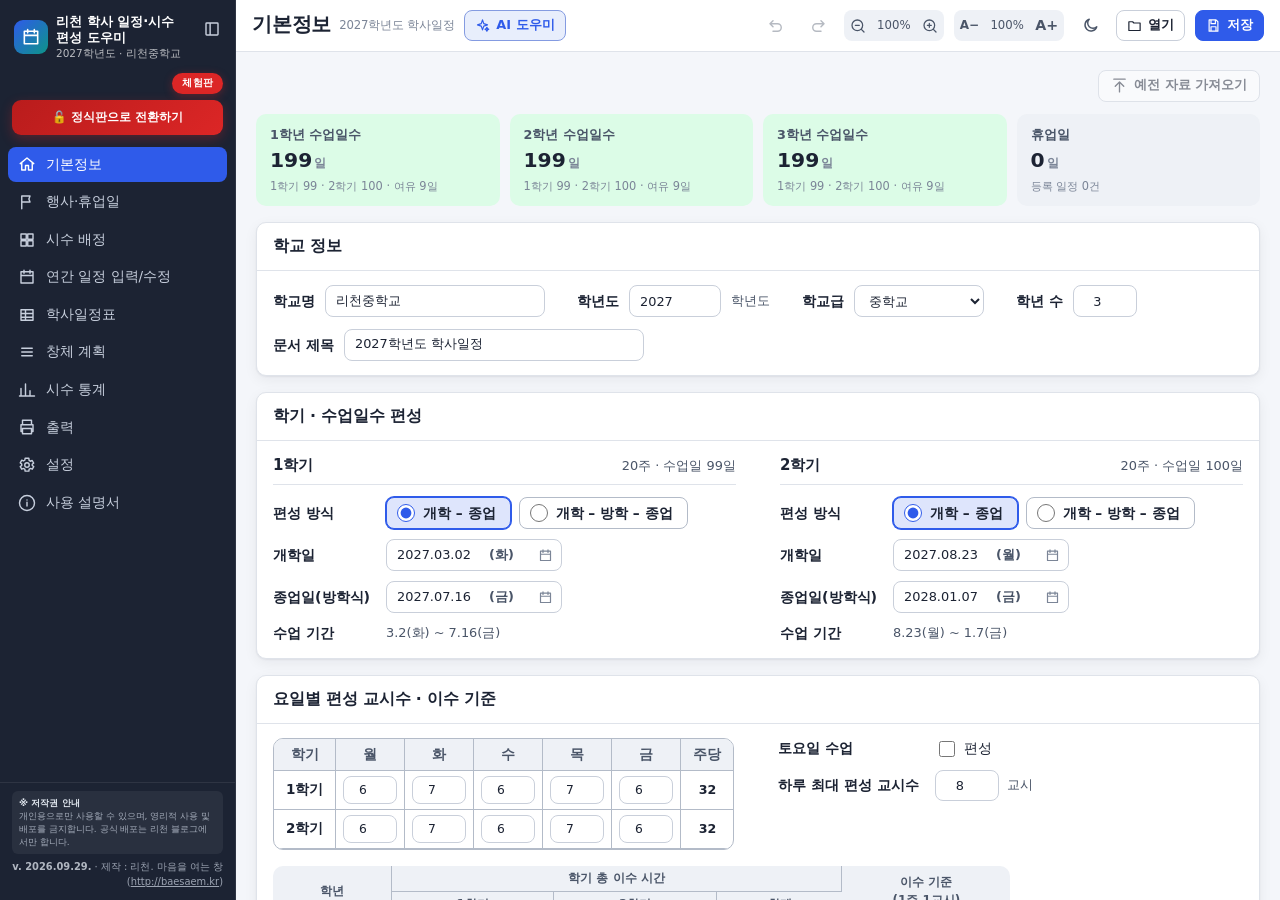
<file: index.html>
<!doctype html>
<html lang="ko">
  <head>
    <meta charset="UTF-8" />
    <meta name="viewport" content="width=device-width, initial-scale=1.0" />
    <meta http-equiv="Content-Security-Policy" content="default-src 'self' data: blob:; script-src 'self' 'unsafe-inline'; style-src 'self' 'unsafe-inline'; img-src 'self' data: blob:; font-src 'self' data:; connect-src 'self' https: http://localhost:* ws://localhost:*;" />
    <meta name="description" content="수업일수·시수 배정과 학사일정 편성 도우미 — 공휴일 자동 반영, 학사일정표·시수배정표·창체 계획, 인쇄·PDF·DOCX·XLSX·한글(HWPX) 출력" />
    <link rel="icon" type="image/png" href="./favicon.png" />
    <title>리천 학사 일정·시수 편성 도우미</title>
    <script type="module" crossorigin src="./assets/index-BsF6lXXW.js"></script>
    <link rel="stylesheet" crossorigin href="./assets/index-CA-pJZfW.css">
  </head>
  <body>
    <div id="root"></div>
  </body>
</html>
</file>
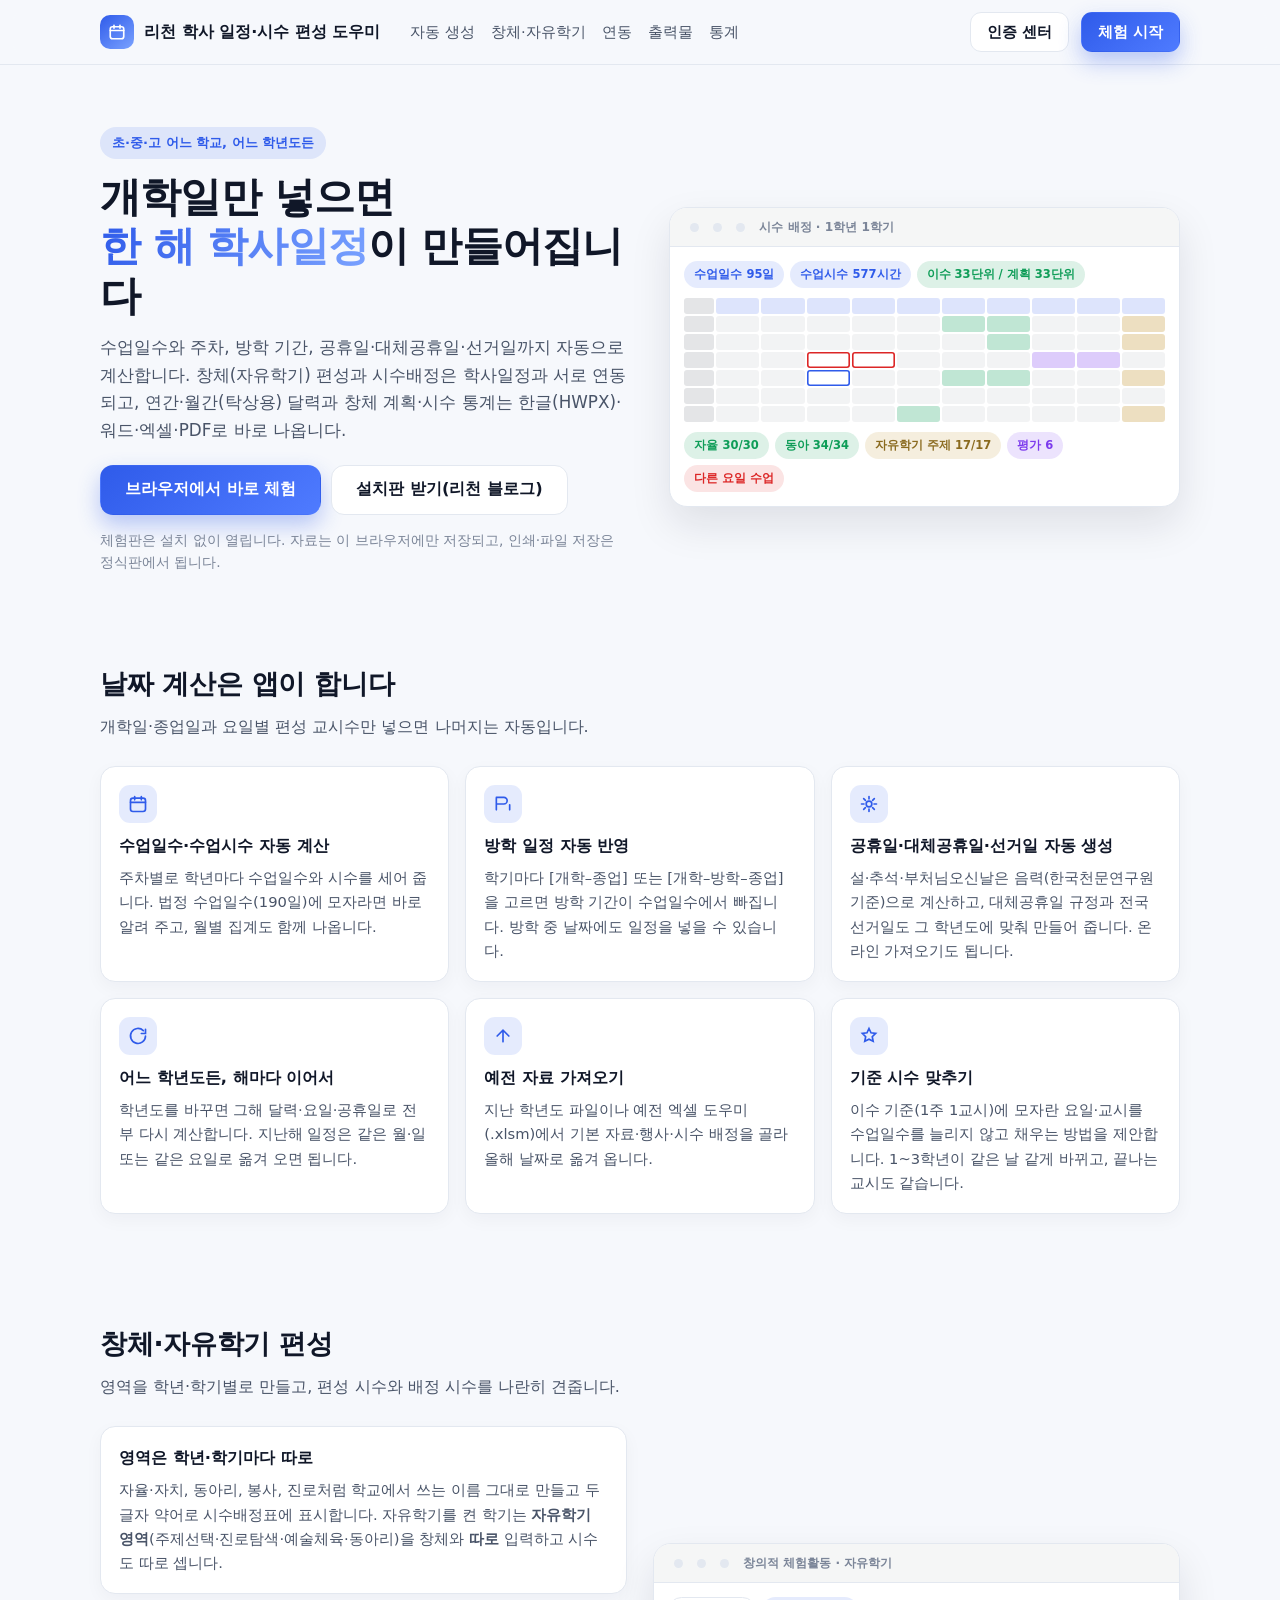
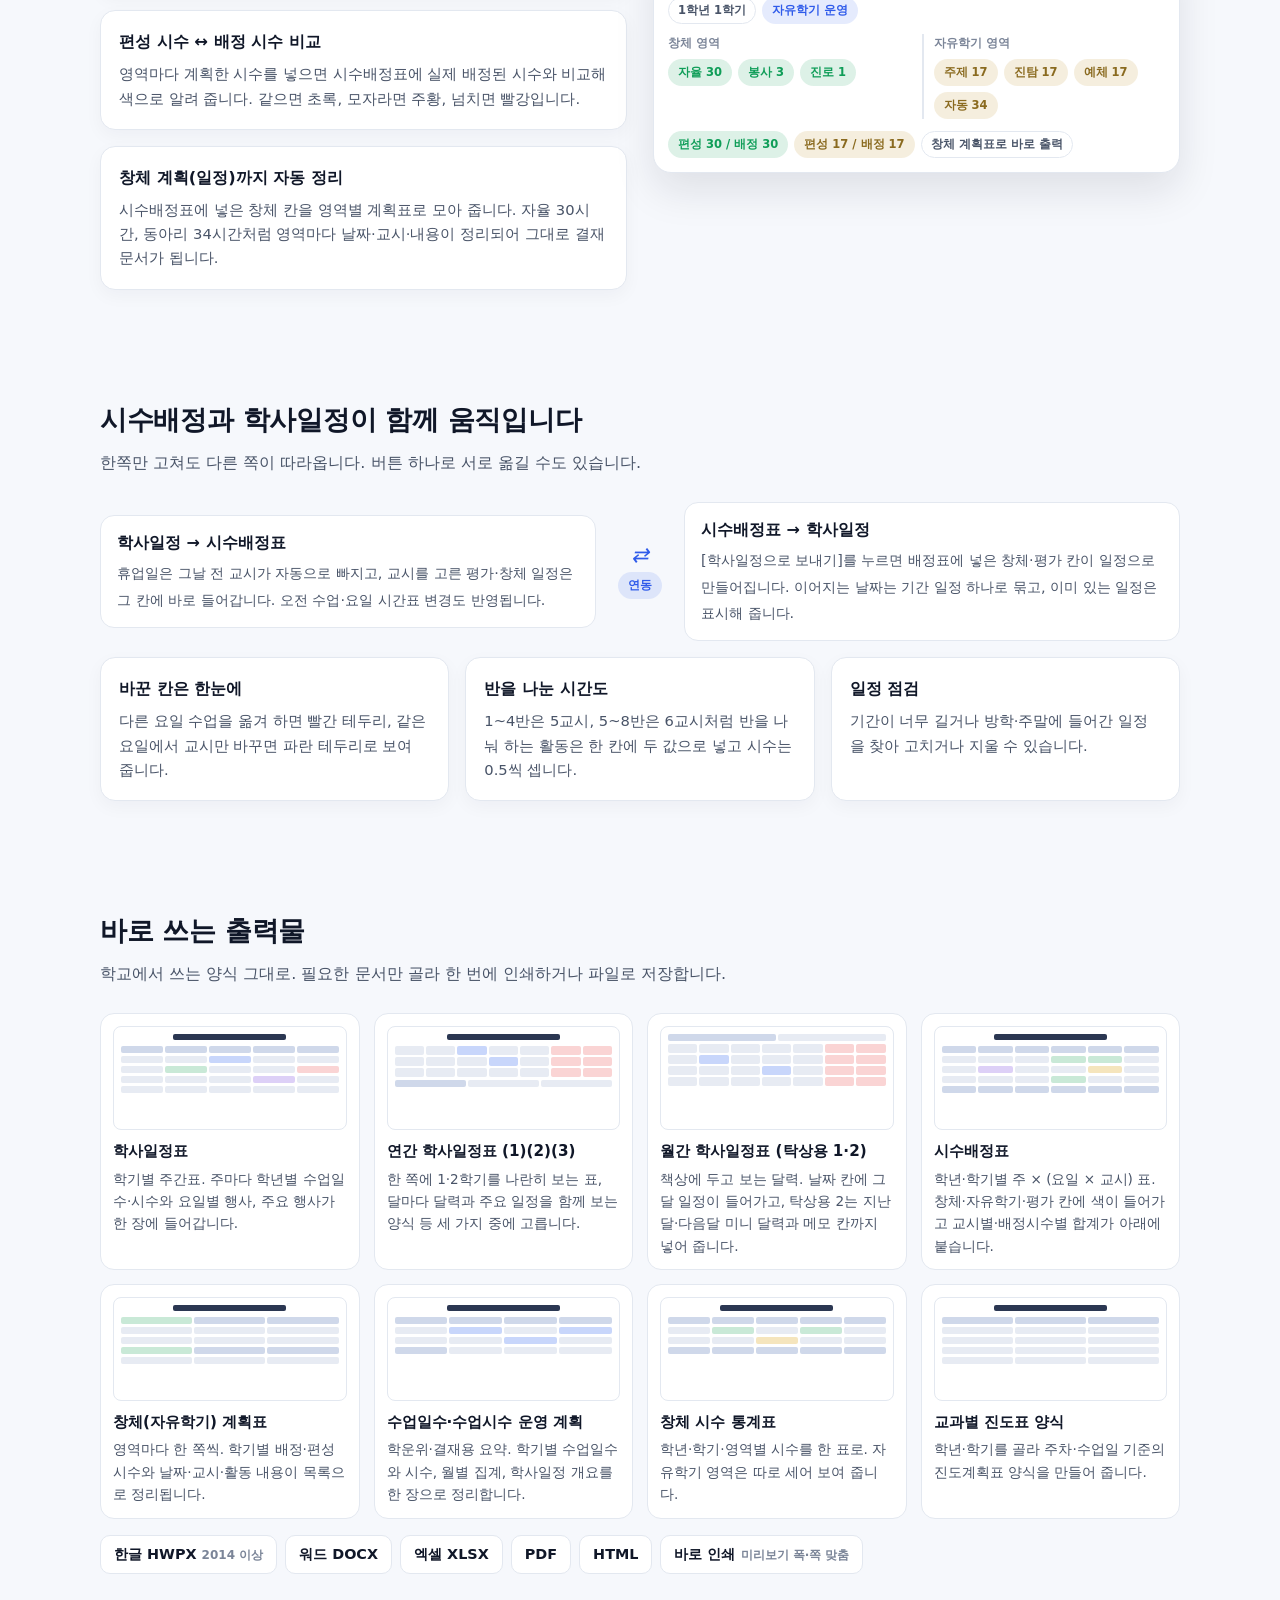
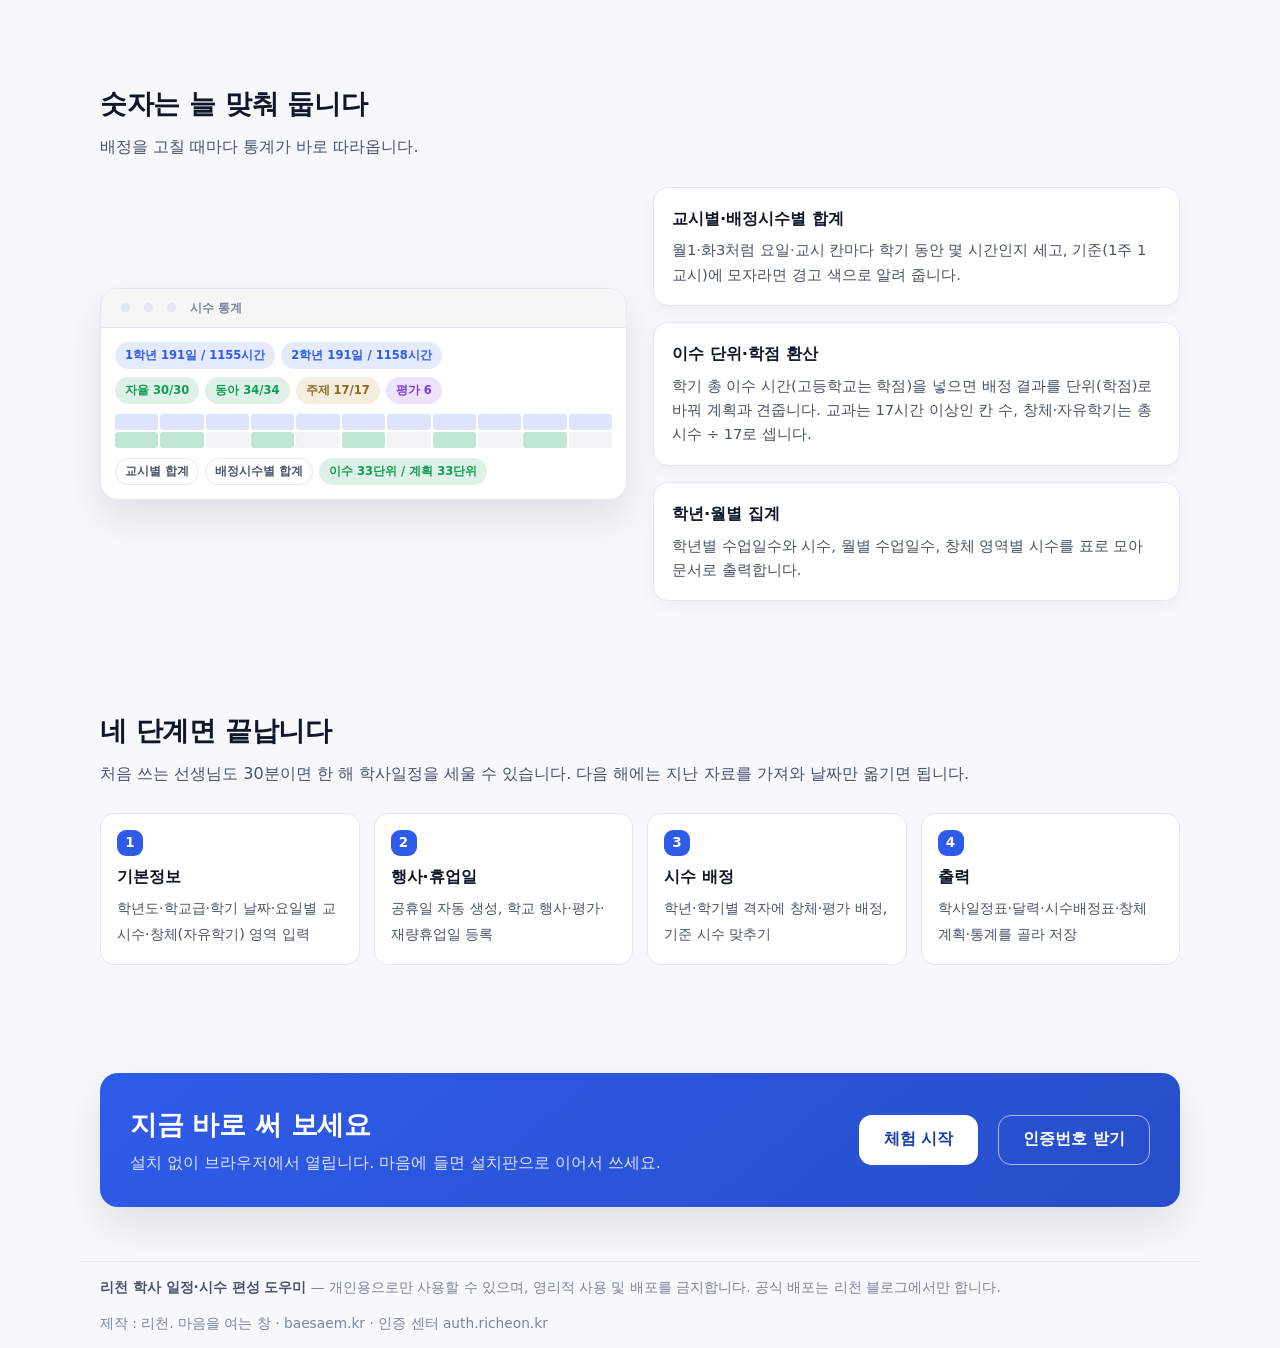
<file: intro.html>
<!doctype html>
<html lang="ko">
<head>
<meta charset="utf-8" />
<meta name="viewport" content="width=device-width, initial-scale=1" />
<title>리천 학사 일정·시수 편성 도우미 — 개학일만 넣으면 한 해 학사일정이 만들어집니다</title>
<meta name="description" content="수업일수·방학·공휴일 자동 생성, 창체(자유학기) 편성, 시수배정표와 학사일정 연동, 연간·월간(탁상용) 달력과 창체 계획·시수 통계까지 한글(HWPX)·워드·엑셀·PDF로 출력. 초·중·고 어느 학년도든 쓸 수 있습니다." />
<meta property="og:title" content="리천 학사 일정·시수 편성 도우미" />
<meta property="og:description" content="수업일수·방학·공휴일 자동 생성부터 시수배정·창체 계획·연간/탁상용 달력 출력까지. 브라우저에서 바로 체험." />
<meta property="og:type" content="website" />
<link rel="icon" href="data:image/svg+xml,%3Csvg xmlns='http://www.w3.org/2000/svg' viewBox='0 0 100 100'%3E%3Crect width='100' height='100' rx='22' fill='%232f5bea'/%3E%3Crect x='22' y='28' width='56' height='48' rx='7' fill='none' stroke='white' stroke-width='7'/%3E%3Cpath d='M22 44h56M38 22v12M62 22v12' stroke='white' stroke-width='7' stroke-linecap='round'/%3E%3C/svg%3E" />
<style>
  :root{
    --bg:#f6f8fc; --panel:#fff; --line:#e3e8f0; --text:#101728; --text-2:#495468; --text-3:#7b8598;
    --primary:#2f5bea; --primary-2:#1b3ea8; --accent:#c9a24b; --ok:#0f9d58; --purple:#7c3aed; --danger:#dc2626;
    --shadow:0 18px 40px rgba(16,23,40,.10); --radius:18px;
  }
  @media (prefers-color-scheme: dark){
    :root:not([data-theme="light"]){ --bg:#0d1220; --panel:#151c2c; --line:#26304a; --text:#e9edf6; --text-2:#b3bdd0; --text-3:#8391ab; --primary:#5b82ff; --primary-2:#0e1c46; --shadow:0 18px 40px rgba(0,0,0,.45) }
  }
  *{box-sizing:border-box}
  html{scroll-behavior:smooth}
  body{margin:0;background:var(--bg);color:var(--text);font-family:"Pretendard","맑은 고딕","Malgun Gothic",system-ui,-apple-system,"Segoe UI",sans-serif;line-height:1.65;-webkit-font-smoothing:antialiased}
  a{color:inherit;text-decoration:none}
  .wrap{max-width:1120px;margin:0 auto;padding:0 20px}
  header{position:sticky;top:0;z-index:9;backdrop-filter:blur(10px);background:color-mix(in srgb,var(--bg) 84%,transparent);border-bottom:1px solid var(--line)}
  .head{display:flex;align-items:center;gap:12px;height:64px}
  .logo{display:flex;align-items:center;gap:10px;font-weight:800}
  .logo i{display:grid;place-items:center;width:34px;height:34px;border-radius:10px;background:linear-gradient(140deg,var(--primary),#7aa2ff);color:#fff}
  .head nav{display:flex;gap:16px;margin-left:18px;font-size:.92rem;color:var(--text-2)}
  .head nav a:hover{color:var(--primary)}
  .head .sp{flex:1}
  .btn{display:inline-flex;align-items:center;gap:7px;height:40px;padding:0 16px;border-radius:11px;font-weight:700;font-size:.94rem;border:1.5px solid var(--line);background:var(--panel);color:var(--text);cursor:pointer;transition:transform .12s,box-shadow .12s,border-color .12s}
  .btn:hover{transform:translateY(-1px);border-color:var(--primary)}
  .btn.p{background:linear-gradient(140deg,var(--primary),#4f7bff);border-color:transparent;color:#fff;box-shadow:0 10px 22px color-mix(in srgb,var(--primary) 32%,transparent)}
  .btn.lg{height:50px;padding:0 24px;font-size:1.02rem;border-radius:13px}
  .hero{padding:62px 0 20px;display:grid;grid-template-columns:1.02fr .98fr;gap:38px;align-items:center}
  .tag{display:inline-flex;align-items:center;gap:8px;padding:5px 12px;border-radius:999px;background:color-mix(in srgb,var(--primary) 12%,transparent);color:var(--primary);font-weight:700;font-size:.82rem}
  h1{font-size:2.55rem;line-height:1.22;margin:14px 0 12px;letter-spacing:-.02em}
  h1 b{background:linear-gradient(120deg,var(--primary),#7aa2ff);-webkit-background-clip:text;background-clip:text;color:transparent}
  .lead{color:var(--text-2);font-size:1.05rem;margin:0 0 20px}
  .cta{display:flex;flex-wrap:wrap;gap:10px}
  .note{margin-top:14px;color:var(--text-3);font-size:.86rem}
  section{padding:54px 0;scroll-margin-top:72px}
  h2{font-size:1.66rem;margin:0 0 8px;letter-spacing:-.01em}
  .sub{color:var(--text-2);margin:0 0 26px}
  .cards{display:grid;grid-template-columns:repeat(3,1fr);gap:16px}
  .card{background:var(--panel);border:1px solid var(--line);border-radius:15px;padding:18px;box-shadow:0 6px 18px rgba(16,23,40,.04);transition:transform .14s,box-shadow .14s}
  .card:hover{transform:translateY(-3px);box-shadow:var(--shadow)}
  .card .ic{display:grid;place-items:center;width:38px;height:38px;border-radius:11px;background:color-mix(in srgb,var(--primary) 12%,transparent);color:var(--primary);margin-bottom:10px}
  .card h3{margin:0 0 6px;font-size:1.02rem}
  .card p{margin:0;color:var(--text-2);font-size:.92rem}
  .card ul{margin:8px 0 0 18px;padding:0;color:var(--text-2);font-size:.9rem}
  .split{display:grid;grid-template-columns:1fr 1fr;gap:26px;align-items:center}
  .panel{background:var(--panel);border:1px solid var(--line);border-radius:var(--radius);box-shadow:var(--shadow);overflow:hidden}
  .panel .bar{display:flex;align-items:center;gap:6px;padding:9px 12px;border-bottom:1px solid var(--line);background:color-mix(in srgb,var(--text) 4%,var(--panel))}
  .dot{width:9px;height:9px;border-radius:50%;background:var(--line)}
  .panel .bar span{margin-left:8px;font-size:.76rem;color:var(--text-3);font-weight:600}
  .panel .in{padding:14px}
  .chips{display:flex;gap:6px;flex-wrap:wrap}
  .chip{font-size:.72rem;font-weight:700;padding:3px 9px;border-radius:999px;border:1px solid var(--line);color:var(--text-2);background:var(--panel)}
  .chip.b{background:color-mix(in srgb,var(--primary) 12%,transparent);color:var(--primary);border-color:transparent}
  .chip.g{background:color-mix(in srgb,var(--ok) 14%,transparent);color:var(--ok);border-color:transparent}
  .chip.v{background:color-mix(in srgb,var(--purple) 14%,transparent);color:var(--purple);border-color:transparent}
  .chip.y{background:color-mix(in srgb,var(--accent) 18%,transparent);color:#8a6a1f;border-color:transparent}
  .chip.r{background:color-mix(in srgb,var(--danger) 12%,transparent);color:var(--danger);border-color:transparent}
  .grid{display:grid;grid-template-columns:30px repeat(10,1fr);gap:2px;margin-top:10px}
  .grid div{height:16px;border-radius:3px;background:color-mix(in srgb,var(--text) 5%,transparent)}
  .grid div.n{background:color-mix(in srgb,var(--text) 11%,transparent)}
  .grid div.h{background:color-mix(in srgb,var(--primary) 16%,transparent)}
  .grid div.a{background:color-mix(in srgb,var(--ok) 26%,transparent)}
  .grid div.f{background:color-mix(in srgb,var(--accent) 34%,transparent)}
  .grid div.e{background:color-mix(in srgb,var(--purple) 26%,transparent)}
  .grid div.red{background:transparent;box-shadow:inset 0 0 0 1.6px var(--danger)}
  .grid div.blue{background:transparent;box-shadow:inset 0 0 0 1.6px var(--primary)}
  .flow{display:grid;grid-template-columns:1fr 64px 1fr;gap:12px;align-items:center}
  .flow .box{background:var(--panel);border:1px solid var(--line);border-radius:14px;padding:14px 16px}
  .flow .box b{display:block;margin-bottom:4px}
  .flow .box span{color:var(--text-2);font-size:.9rem}
  .flow .mid{display:grid;place-items:center;gap:6px;color:var(--primary)}
  .flow .mid i{display:block;font-size:1.3rem;line-height:1}
  .docs{display:grid;grid-template-columns:repeat(4,1fr);gap:14px}
  .doc{background:var(--panel);border:1px solid var(--line);border-radius:14px;padding:12px;transition:transform .14s,box-shadow .14s}
  .doc:hover{transform:translateY(-3px);box-shadow:var(--shadow)}
  .doc .pg{height:104px;border:1px solid var(--line);border-radius:8px;background:#fff;padding:7px;display:flex;flex-direction:column;gap:3px;overflow:hidden}
  @media (prefers-color-scheme: dark){ :root:not([data-theme="light"]) .doc .pg{background:#f7f8fb} }
  .pg .t{height:6px;width:52%;margin:0 auto 3px;border-radius:2px;background:#2b3752}
  .pg .row{display:flex;gap:2px}
  .pg .row i{flex:1;height:7px;border-radius:2px;background:#e7ebf3}
  .pg .row i.k{background:#cfd8ea}
  .pg .row i.b{background:#c8d6fb}
  .pg .row i.g{background:#c9e9d7}
  .pg .row i.p{background:#ddd0f7}
  .pg .row i.r{background:#fad4d4}
  .pg .row i.y{background:#f5e5bd}
  .pg .cal{display:grid;grid-template-columns:repeat(7,1fr);gap:2px}
  .pg .cal i{height:9px;border-radius:2px;background:#e7ebf3}
  .pg .cal i.s{background:#fad4d4}
  .pg .cal i.a{background:#c8d6fb}
  .doc h4{margin:9px 0 3px;font-size:.95rem}
  .doc p{margin:0;color:var(--text-2);font-size:.85rem}
  .outs{display:flex;flex-wrap:wrap;gap:8px;margin-top:16px}
  .out{border:1px solid var(--line);background:var(--panel);border-radius:10px;padding:7px 13px;font-weight:700;font-size:.9rem}
  .out small{color:var(--text-3);font-weight:600}
  .steps{display:grid;grid-template-columns:repeat(4,1fr);gap:14px;counter-reset:s}
  .step{background:var(--panel);border:1px solid var(--line);border-radius:14px;padding:16px}
  .step::before{counter-increment:s;content:counter(s);display:grid;place-items:center;width:26px;height:26px;border-radius:9px;background:var(--primary);color:#fff;font-weight:800;font-size:.84rem;margin-bottom:8px}
  .step b{display:block;margin-bottom:4px}
  .step span{color:var(--text-2);font-size:.9rem}
  .band{background:linear-gradient(140deg,var(--primary),#274ec8);color:#fff;border-radius:var(--radius);padding:30px;display:flex;align-items:center;gap:20px;flex-wrap:wrap;box-shadow:var(--shadow)}
  .band h2{margin:0;color:#fff}.band p{margin:4px 0 0;color:#dbe4ff}.band .sp{flex:1}
  .band .btn{background:#fff;color:var(--primary-2);border-color:transparent}
  .band .btn.ghost{background:transparent;color:#fff;border-color:rgba(255,255,255,.6)}
  footer{padding:28px 0 50px;color:var(--text-3);font-size:.86rem;border-top:1px solid var(--line);margin-top:30px}
  footer b{color:var(--text-2)}
  @media (max-width:980px){
    .hero,.split,.flow{grid-template-columns:1fr}
    .flow .mid{transform:rotate(90deg);height:40px}
    h1{font-size:2.05rem}
    .cards{grid-template-columns:1fr 1fr}
    .docs{grid-template-columns:1fr 1fr}
    .steps{grid-template-columns:1fr 1fr}
    .head nav{display:none}
  }
  @media (max-width:560px){ .cards,.docs,.steps{grid-template-columns:1fr} .head .hide{display:none} }
</style>
</head>
<body>
<header>
  <div class="wrap head">
    <a class="logo" href="#top"><i><svg width="18" height="18" viewBox="0 0 24 24" fill="none" stroke="currentColor" stroke-width="2.2" stroke-linecap="round"><rect x="3" y="5" width="18" height="16" rx="3"/><path d="M3 10h18M8 3v4M16 3v4"/></svg></i>리천 학사 일정·시수 편성 도우미</a>
    <nav>
      <a href="#auto">자동 생성</a><a href="#chang">창체·자유학기</a><a href="#link">연동</a><a href="#docs">출력물</a><a href="#stats">통계</a>
    </nav>
    <span class="sp"></span>
    <a class="btn hide" href="https://auth.richeon.kr/" target="_blank" rel="noopener">인증 센터</a>
    <a class="btn p" href="./">체험 시작</a>
  </div>
</header>

<main class="wrap" id="top">
  <div class="hero">
    <div>
      <span class="tag">초·중·고 어느 학교, 어느 학년도든</span>
      <h1>개학일만 넣으면<br /><b>한 해 학사일정</b>이 만들어집니다</h1>
      <p class="lead">수업일수와 주차, 방학 기간, 공휴일·대체공휴일·선거일까지 자동으로 계산합니다. 창체(자유학기) 편성과 시수배정은 학사일정과 서로 연동되고, 연간·월간(탁상용) 달력과 창체 계획·시수 통계는 한글(HWPX)·워드·엑셀·PDF로 바로 나옵니다.</p>
      <div class="cta">
        <a class="btn p lg" href="./">브라우저에서 바로 체험</a>
        <a class="btn lg" href="http://baesaem.kr" target="_blank" rel="noopener">설치판 받기(리천 블로그)</a>
      </div>
      <p class="note">체험판은 설치 없이 열립니다. 자료는 이 브라우저에만 저장되고, 인쇄·파일 저장은 정식판에서 됩니다.</p>
    </div>
    <div class="panel" aria-hidden="true">
      <div class="bar"><span class="dot"></span><span class="dot"></span><span class="dot"></span><span>시수 배정 · 1학년 1학기</span></div>
      <div class="in">
        <div class="chips"><span class="chip b">수업일수 95일</span><span class="chip b">수업시수 577시간</span><span class="chip g">이수 33단위 / 계획 33단위</span></div>
        <div class="grid">
          <div class="n"></div><div class="h"></div><div class="h"></div><div class="h"></div><div class="h"></div><div class="h"></div><div class="h"></div><div class="h"></div><div class="h"></div><div class="h"></div><div class="h"></div>
          <div class="n"></div><div></div><div></div><div></div><div></div><div></div><div class="a"></div><div class="a"></div><div></div><div></div><div class="f"></div>
          <div class="n"></div><div></div><div></div><div></div><div></div><div></div><div></div><div class="a"></div><div></div><div></div><div class="f"></div>
          <div class="n"></div><div></div><div></div><div class="red"></div><div class="red"></div><div></div><div></div><div></div><div class="e"></div><div class="e"></div><div></div>
          <div class="n"></div><div></div><div></div><div class="blue"></div><div></div><div></div><div class="a"></div><div class="a"></div><div></div><div></div><div class="f"></div>
          <div class="n"></div><div></div><div></div><div></div><div></div><div></div><div></div><div></div><div></div><div></div><div></div>
          <div class="n"></div><div></div><div></div><div></div><div></div><div class="a"></div><div></div><div></div><div></div><div></div><div class="f"></div>
        </div>
        <div class="chips" style="margin-top:10px"><span class="chip g">자율 30/30</span><span class="chip g">동아 34/34</span><span class="chip y">자유학기 주제 17/17</span><span class="chip v">평가 6</span><span class="chip r">다른 요일 수업</span></div>
      </div>
    </div>
  </div>

  <section id="auto">
    <h2>날짜 계산은 앱이 합니다</h2>
    <p class="sub">개학일·종업일과 요일별 편성 교시수만 넣으면 나머지는 자동입니다.</p>
    <div class="cards">
      <div class="card">
        <div class="ic"><svg width="20" height="20" viewBox="0 0 24 24" fill="none" stroke="currentColor" stroke-width="2" stroke-linecap="round"><rect x="3" y="5" width="18" height="16" rx="3"/><path d="M3 10h18M8 3v4M16 3v4"/></svg></div>
        <h3>수업일수·수업시수 자동 계산</h3>
        <p>주차별로 학년마다 수업일수와 시수를 세어 줍니다. 법정 수업일수(190일)에 모자라면 바로 알려 주고, 월별 집계도 함께 나옵니다.</p>
      </div>
      <div class="card">
        <div class="ic"><svg width="20" height="20" viewBox="0 0 24 24" fill="none" stroke="currentColor" stroke-width="2" stroke-linecap="round"><path d="M4 19V5M4 12h9a4 4 0 0 0 0-8H4M20 19v-6"/></svg></div>
        <h3>방학 일정 자동 반영</h3>
        <p>학기마다 [개학–종업] 또는 [개학–방학–종업]을 고르면 방학 기간이 수업일수에서 빠집니다. 방학 중 날짜에도 일정을 넣을 수 있습니다.</p>
      </div>
      <div class="card">
        <div class="ic"><svg width="20" height="20" viewBox="0 0 24 24" fill="none" stroke="currentColor" stroke-width="2" stroke-linecap="round"><path d="M12 3v3M12 18v3M3 12h3M18 12h3M5.6 5.6l2.1 2.1M16.3 16.3l2.1 2.1M5.6 18.4l2.1-2.1M16.3 7.7l2.1-2.1"/><circle cx="12" cy="12" r="3.4"/></svg></div>
        <h3>공휴일·대체공휴일·선거일 자동 생성</h3>
        <p>설·추석·부처님오신날은 음력(한국천문연구원 기준)으로 계산하고, 대체공휴일 규정과 전국 선거일도 그 학년도에 맞춰 만들어 줍니다. 온라인 가져오기도 됩니다.</p>
      </div>
      <div class="card">
        <div class="ic"><svg width="20" height="20" viewBox="0 0 24 24" fill="none" stroke="currentColor" stroke-width="2" stroke-linecap="round"><path d="M21 12a9 9 0 1 1-2.6-6.4"/><path d="M21 4v5h-5"/></svg></div>
        <h3>어느 학년도든, 해마다 이어서</h3>
        <p>학년도를 바꾸면 그해 달력·요일·공휴일로 전부 다시 계산합니다. 지난해 일정은 같은 월·일 또는 같은 요일로 옮겨 오면 됩니다.</p>
      </div>
      <div class="card">
        <div class="ic"><svg width="20" height="20" viewBox="0 0 24 24" fill="none" stroke="currentColor" stroke-width="2" stroke-linecap="round"><path d="M12 19V5M5 12l7-7 7 7"/></svg></div>
        <h3>예전 자료 가져오기</h3>
        <p>지난 학년도 파일이나 예전 엑셀 도우미(.xlsm)에서 기본 자료·행사·시수 배정을 골라 올해 날짜로 옮겨 옵니다.</p>
      </div>
      <div class="card">
        <div class="ic"><svg width="20" height="20" viewBox="0 0 24 24" fill="none" stroke="currentColor" stroke-width="2" stroke-linecap="round"><path d="M12 3l2.4 5.2 5.6.7-4.1 3.9 1.1 5.6L12 15.8 6.9 18.4 8 12.8 4 8.9l5.6-.7z"/></svg></div>
        <h3>기준 시수 맞추기</h3>
        <p>이수 기준(1주 1교시)에 모자란 요일·교시를 수업일수를 늘리지 않고 채우는 방법을 제안합니다. 1~3학년이 같은 날 같게 바뀌고, 끝나는 교시도 같습니다.</p>
      </div>
    </div>
  </section>

  <section id="chang">
    <h2>창체·자유학기 편성</h2>
    <p class="sub">영역을 학년·학기별로 만들고, 편성 시수와 배정 시수를 나란히 견줍니다.</p>
    <div class="split">
      <div>
        <div class="cards" style="grid-template-columns:1fr">
          <div class="card">
            <h3>영역은 학년·학기마다 따로</h3>
            <p>자율·자치, 동아리, 봉사, 진로처럼 학교에서 쓰는 이름 그대로 만들고 두 글자 약어로 시수배정표에 표시합니다. 자유학기를 켠 학기는 <b>자유학기 영역</b>(주제선택·진로탐색·예술체육·동아리)을 창체와 <b>따로</b> 입력하고 시수도 따로 셉니다.</p>
          </div>
          <div class="card">
            <h3>편성 시수 ↔ 배정 시수 비교</h3>
            <p>영역마다 계획한 시수를 넣으면 시수배정표에 실제 배정된 시수와 비교해 색으로 알려 줍니다. 같으면 초록, 모자라면 주황, 넘치면 빨강입니다.</p>
          </div>
          <div class="card">
            <h3>창체 계획(일정)까지 자동 정리</h3>
            <p>시수배정표에 넣은 창체 칸을 영역별 계획표로 모아 줍니다. 자율 30시간, 동아리 34시간처럼 영역마다 날짜·교시·내용이 정리되어 그대로 결재 문서가 됩니다.</p>
          </div>
        </div>
      </div>
      <div class="panel" aria-hidden="true">
        <div class="bar"><span class="dot"></span><span class="dot"></span><span class="dot"></span><span>창의적 체험활동 · 자유학기</span></div>
        <div class="in">
          <div class="chips"><span class="chip">1학년 1학기</span><span class="chip b">자유학기 운영</span></div>
          <div style="display:grid;grid-template-columns:1fr 1fr;gap:10px;margin-top:10px">
            <div>
              <div class="chip" style="border:0;padding:0;color:var(--text-3)">창체 영역</div>
              <div class="chips" style="margin-top:6px"><span class="chip g">자율 30</span><span class="chip g">봉사 3</span><span class="chip g">진로 1</span></div>
            </div>
            <div style="border-left:2px solid var(--line);padding-left:10px">
              <div class="chip" style="border:0;padding:0;color:var(--text-3)">자유학기 영역</div>
              <div class="chips" style="margin-top:6px"><span class="chip y">주제 17</span><span class="chip y">진탐 17</span><span class="chip y">예체 17</span><span class="chip y">자동 34</span></div>
            </div>
          </div>
          <div class="chips" style="margin-top:12px"><span class="chip g">편성 30 / 배정 30</span><span class="chip y">편성 17 / 배정 17</span><span class="chip">창체 계획표로 바로 출력</span></div>
        </div>
      </div>
    </div>
  </section>

  <section id="link">
    <h2>시수배정과 학사일정이 함께 움직입니다</h2>
    <p class="sub">한쪽만 고쳐도 다른 쪽이 따라옵니다. 버튼 하나로 서로 옮길 수도 있습니다.</p>
    <div class="flow">
      <div class="box">
        <b>학사일정 → 시수배정표</b>
        <span>휴업일은 그날 전 교시가 자동으로 빠지고, 교시를 고른 평가·창체 일정은 그 칸에 바로 들어갑니다. 오전 수업·요일 시간표 변경도 반영됩니다.</span>
      </div>
      <div class="mid"><i>⇄</i><span class="chip b">연동</span></div>
      <div class="box">
        <b>시수배정표 → 학사일정</b>
        <span>[학사일정으로 보내기]를 누르면 배정표에 넣은 창체·평가 칸이 일정으로 만들어집니다. 이어지는 날짜는 기간 일정 하나로 묶고, 이미 있는 일정은 표시해 줍니다.</span>
      </div>
    </div>
    <div class="cards" style="margin-top:16px">
      <div class="card"><h3>바꾼 칸은 한눈에</h3><p>다른 요일 수업을 옮겨 하면 빨간 테두리, 같은 요일에서 교시만 바꾸면 파란 테두리로 보여 줍니다.</p></div>
      <div class="card"><h3>반을 나눈 시간도</h3><p>1~4반은 5교시, 5~8반은 6교시처럼 반을 나눠 하는 활동은 한 칸에 두 값으로 넣고 시수는 0.5씩 셉니다.</p></div>
      <div class="card"><h3>일정 점검</h3><p>기간이 너무 길거나 방학·주말에 들어간 일정을 찾아 고치거나 지울 수 있습니다.</p></div>
    </div>
  </section>

  <section id="docs">
    <h2>바로 쓰는 출력물</h2>
    <p class="sub">학교에서 쓰는 양식 그대로. 필요한 문서만 골라 한 번에 인쇄하거나 파일로 저장합니다.</p>
    <div class="docs">
      <div class="doc">
        <div class="pg"><div class="t"></div><div class="row"><i class="k"></i><i class="k"></i><i class="k"></i><i class="k"></i><i class="k"></i></div><div class="row"><i></i><i></i><i class="b"></i><i></i><i></i></div><div class="row"><i></i><i class="g"></i><i></i><i></i><i class="r"></i></div><div class="row"><i></i><i></i><i></i><i class="p"></i><i></i></div><div class="row"><i></i><i></i><i></i><i></i><i></i></div></div>
        <h4>학사일정표</h4>
        <p>학기별 주간표. 주마다 학년별 수업일수·시수와 요일별 행사, 주요 행사가 한 장에 들어갑니다.</p>
      </div>
      <div class="doc">
        <div class="pg"><div class="t"></div><div class="cal"><i></i><i></i><i class="a"></i><i></i><i></i><i class="s"></i><i class="s"></i><i></i><i></i><i></i><i class="a"></i><i></i><i class="s"></i><i class="s"></i><i></i><i></i><i></i><i></i><i></i><i class="s"></i><i class="s"></i></div><div class="row"><i class="k"></i><i></i><i></i></div></div>
        <h4>연간 학사일정표 (1)(2)(3)</h4>
        <p>한 쪽에 1·2학기를 나란히 보는 표, 달마다 달력과 주요 일정을 함께 보는 양식 등 세 가지 중에 고릅니다.</p>
      </div>
      <div class="doc">
        <div class="pg"><div class="row"><i class="k"></i><i></i></div><div class="cal"><i></i><i></i><i></i><i></i><i></i><i class="s"></i><i class="s"></i><i></i><i class="a"></i><i></i><i></i><i></i><i class="s"></i><i class="s"></i><i></i><i></i><i></i><i class="a"></i><i></i><i class="s"></i><i class="s"></i><i></i><i></i><i></i><i></i><i></i><i class="s"></i><i class="s"></i></div></div>
        <h4>월간 학사일정표 (탁상용 1·2)</h4>
        <p>책상에 두고 보는 달력. 날짜 칸에 그달 일정이 들어가고, 탁상용 2는 지난달·다음달 미니 달력과 메모 칸까지 넣어 줍니다.</p>
      </div>
      <div class="doc">
        <div class="pg"><div class="t"></div><div class="row"><i class="k"></i><i class="k"></i><i class="k"></i><i class="k"></i><i class="k"></i><i class="k"></i></div><div class="row"><i></i><i></i><i></i><i class="g"></i><i class="g"></i><i></i></div><div class="row"><i></i><i class="p"></i><i></i><i></i><i class="y"></i><i></i></div><div class="row"><i></i><i></i><i></i><i class="g"></i><i></i><i></i></div><div class="row"><i class="k"></i><i class="k"></i><i class="k"></i><i class="k"></i><i class="k"></i><i class="k"></i></div></div>
        <h4>시수배정표</h4>
        <p>학년·학기별 주 × (요일 × 교시) 표. 창체·자유학기·평가 칸에 색이 들어가고 교시별·배정시수별 합계가 아래에 붙습니다.</p>
      </div>
      <div class="doc">
        <div class="pg"><div class="t"></div><div class="row"><i class="g"></i><i class="k"></i><i class="k"></i></div><div class="row"><i></i><i></i><i></i></div><div class="row"><i></i><i></i><i></i></div><div class="row"><i class="g"></i><i class="k"></i><i class="k"></i></div><div class="row"><i></i><i></i><i></i></div></div>
        <h4>창체(자유학기) 계획표</h4>
        <p>영역마다 한 쪽씩. 학기별 배정·편성 시수와 날짜·교시·활동 내용이 목록으로 정리됩니다.</p>
      </div>
      <div class="doc">
        <div class="pg"><div class="t"></div><div class="row"><i class="k"></i><i class="k"></i><i class="k"></i><i class="k"></i></div><div class="row"><i></i><i class="b"></i><i></i><i class="b"></i></div><div class="row"><i></i><i></i><i class="b"></i><i></i></div><div class="row"><i class="k"></i><i></i><i></i><i></i></div></div>
        <h4>수업일수·수업시수 운영 계획</h4>
        <p>학운위·결재용 요약. 학기별 수업일수와 시수, 월별 집계, 학사일정 개요를 한 장으로 정리합니다.</p>
      </div>
      <div class="doc">
        <div class="pg"><div class="t"></div><div class="row"><i class="k"></i><i class="k"></i><i class="k"></i><i class="k"></i><i class="k"></i></div><div class="row"><i></i><i class="g"></i><i></i><i class="g"></i><i></i></div><div class="row"><i></i><i></i><i class="y"></i><i></i><i></i></div><div class="row"><i class="k"></i><i class="k"></i><i class="k"></i><i class="k"></i><i class="k"></i></div></div>
        <h4>창체 시수 통계표</h4>
        <p>학년·학기·영역별 시수를 한 표로. 자유학기 영역은 따로 세어 보여 줍니다.</p>
      </div>
      <div class="doc">
        <div class="pg"><div class="t"></div><div class="row"><i class="k"></i><i class="k"></i><i class="k"></i></div><div class="row"><i></i><i></i><i></i></div><div class="row"><i></i><i></i><i></i></div><div class="row"><i></i><i></i><i></i></div><div class="row"><i></i><i></i><i></i></div></div>
        <h4>교과별 진도표 양식</h4>
        <p>학년·학기를 골라 주차·수업일 기준의 진도계획표 양식을 만들어 줍니다.</p>
      </div>
    </div>
    <div class="outs">
      <span class="out">한글 HWPX <small>2014 이상</small></span>
      <span class="out">워드 DOCX</span>
      <span class="out">엑셀 XLSX</span>
      <span class="out">PDF</span>
      <span class="out">HTML</span>
      <span class="out">바로 인쇄 <small>미리보기 폭·쪽 맞춤</small></span>
    </div>
  </section>

  <section id="stats">
    <h2>숫자는 늘 맞춰 둡니다</h2>
    <p class="sub">배정을 고칠 때마다 통계가 바로 따라옵니다.</p>
    <div class="split">
      <div class="panel" aria-hidden="true">
        <div class="bar"><span class="dot"></span><span class="dot"></span><span class="dot"></span><span>시수 통계</span></div>
        <div class="in">
          <div class="chips"><span class="chip b">1학년 191일 / 1155시간</span><span class="chip b">2학년 191일 / 1158시간</span></div>
          <div class="chips" style="margin-top:8px"><span class="chip g">자율 30/30</span><span class="chip g">동아 34/34</span><span class="chip y">주제 17/17</span><span class="chip v">평가 6</span></div>
          <div class="grid" style="grid-template-columns:repeat(11,1fr)">
            <div class="h"></div><div class="h"></div><div class="h"></div><div class="h"></div><div class="h"></div><div class="h"></div><div class="h"></div><div class="h"></div><div class="h"></div><div class="h"></div><div class="h"></div>
            <div class="a"></div><div class="a"></div><div></div><div class="a"></div><div></div><div class="a"></div><div></div><div class="a"></div><div></div><div class="a"></div><div></div>
          </div>
          <div class="chips" style="margin-top:10px"><span class="chip">교시별 합계</span><span class="chip">배정시수별 합계</span><span class="chip g">이수 33단위 / 계획 33단위</span></div>
        </div>
      </div>
      <div class="cards" style="grid-template-columns:1fr">
        <div class="card"><h3>교시별·배정시수별 합계</h3><p>월1·화3처럼 요일·교시 칸마다 학기 동안 몇 시간인지 세고, 기준(1주 1교시)에 모자라면 경고 색으로 알려 줍니다.</p></div>
        <div class="card"><h3>이수 단위·학점 환산</h3><p>학기 총 이수 시간(고등학교는 학점)을 넣으면 배정 결과를 단위(학점)로 바꿔 계획과 견줍니다. 교과는 17시간 이상인 칸 수, 창체·자유학기는 총시수 ÷ 17로 셉니다.</p></div>
        <div class="card"><h3>학년·월별 집계</h3><p>학년별 수업일수와 시수, 월별 수업일수, 창체 영역별 시수를 표로 모아 문서로 출력합니다.</p></div>
      </div>
    </div>
  </section>

  <section>
    <h2>네 단계면 끝납니다</h2>
    <p class="sub">처음 쓰는 선생님도 30분이면 한 해 학사일정을 세울 수 있습니다. 다음 해에는 지난 자료를 가져와 날짜만 옮기면 됩니다.</p>
    <div class="steps">
      <div class="step"><b>기본정보</b><span>학년도·학교급·학기 날짜·요일별 교시수·창체(자유학기) 영역 입력</span></div>
      <div class="step"><b>행사·휴업일</b><span>공휴일 자동 생성, 학교 행사·평가·재량휴업일 등록</span></div>
      <div class="step"><b>시수 배정</b><span>학년·학기별 격자에 창체·평가 배정, 기준 시수 맞추기</span></div>
      <div class="step"><b>출력</b><span>학사일정표·달력·시수배정표·창체 계획·통계를 골라 저장</span></div>
    </div>
  </section>

  <section>
    <div class="band">
      <div>
        <h2>지금 바로 써 보세요</h2>
        <p>설치 없이 브라우저에서 열립니다. 마음에 들면 설치판으로 이어서 쓰세요.</p>
      </div>
      <span class="sp"></span>
      <a class="btn lg" href="./">체험 시작</a>
      <a class="btn ghost lg" href="https://auth.richeon.kr/" target="_blank" rel="noopener">인증번호 받기</a>
    </div>
  </section>
</main>

<footer class="wrap">
  <p><b>리천 학사 일정·시수 편성 도우미</b> — 개인용으로만 사용할 수 있으며, 영리적 사용 및 배포를 금지합니다. 공식 배포는 리천 블로그에서만 합니다.</p>
  <p>제작 : 리천. 마음을 여는 창 · <a href="http://baesaem.kr" target="_blank" rel="noopener">baesaem.kr</a> · 인증 센터 <a href="https://auth.richeon.kr/" target="_blank" rel="noopener">auth.richeon.kr</a></p>
</footer>
</body>
</html>
</file>
<file: assets/index-CA-pJZfW.css>
:root{--scale:1;--font:"Pretendard Variable", Pretendard, "Malgun Gothic", "맑은 고딕", "Apple SD Gothic Neo", "Noto Sans KR", system-ui, sans-serif;--bg:#f4f6fa;--bg-2:#fff;--bg-3:#eef1f6;--panel:#fff;--line:#dfe3ea;--line-2:#c9cfda;--line-strong:#b3bbc8;--line-sep:#8e97a8;--text:#1c2333;--text-2:#4a5568;--text-3:#7b8597;--primary:#2f5bea;--primary-2:#244bc4;--primary-soft:#e8eefc;--accent:#0d9488;--danger:#dc2626;--danger-soft:#fee2e2;--warn:#d97706;--warn-soft:#fef3c7;--ok:#16a34a;--ok-soft:#dcfce7;--sun:#dc2626;--sat:#2563eb;--sidebar:#1c2333;--sidebar-text:#c7cfdd;--sidebar-active:#2f5bea;--sidebar-active-text:#fff;--sidebar-brand:#fff;--sidebar-hover:#ffffff12;--sidebar-hover-text:#fff;--sidebar-strong:#e2e8f0;--sidebar-line:#ffffff14;--sidebar-box:#ffffff0f;--topbar-line:var(--line);--on-primary:#fff;--logo-1:#2f5bea;--logo-2:#0d9488;--shadow:0 1px 2px #1018280f, 0 4px 14px #1018280f;--radius:10px;--ctl-h:2.125rem;--sel-h:1.875rem;--cell-holiday:#fff1f1;--cell-event:#eef4ff;--cell-off:#f3f4f6;--cell-exam:#f3e8ff;--cell-chang:#e6f7f1}[data-theme=dark]{--lightningcss-light: ;--lightningcss-dark:initial;color-scheme:dark;--bg:#0f1420;--bg-2:#171d2b;--bg-3:#1e2637;--panel:#171d2b;--line:#2a3346;--line-2:#3a4457;--line-strong:#4d586e;--line-sep:#6b7890;--text:#e6eaf2;--text-2:#b4bccb;--text-3:#7f8a9d;--primary:#5b82ff;--primary-2:#7a9aff;--primary-soft:#1d2a4d;--danger-soft:#3b1a1a;--warn-soft:#3a2c10;--ok-soft:#10301c;--sidebar:#0b0f18;--sidebar-text:#aab3c5;--shadow:0 1px 2px #0006, 0 6px 18px #00000059;--cell-holiday:#3a1c1c;--cell-event:#1b2740;--cell-off:#1e2330;--cell-exam:#2c1f3d;--cell-chang:#123227}[data-theme=navy]{--bg:#f4f1e8;--bg-2:#fff;--bg-3:#ebe7dc;--panel:#fff;--line:#e2dccd;--line-2:#cfc7b3;--line-strong:#b9b09b;--line-sep:#8a8168;--text:#19223a;--text-2:#454f68;--text-3:#7c8296;--primary:#1f3b73;--primary-2:#172d59;--primary-soft:#e6ebf6;--accent:#b08d3c;--sidebar:linear-gradient(180deg, #10203f 0%, #0a1427 100%);--sidebar-text:#c7cfe0;--sidebar-brand:#fff;--sidebar-active:#c9a24b;--sidebar-active-text:#10182b;--sidebar-strong:#e8d9a9;--sidebar-line:#c9a24b38;--sidebar-box:#ffffff0f;--topbar-line:#d9cf9f;--logo-1:#d4b15a;--logo-2:#1f3b73;--shadow:0 1px 2px #19223a0f, 0 6px 18px #19223a17}[data-theme=charcoal]{--bg:#f7f6f3;--bg-2:#fff;--bg-3:#ecebe6;--panel:#fff;--line:#e2ddd3;--line-2:#cec7b9;--line-strong:#b8b0a0;--line-sep:#857d6e;--text:#22211e;--text-2:#4c4943;--text-3:#85807a;--primary:#2a2a2e;--primary-2:#141416;--primary-soft:#e9e4d8;--accent:#b8975a;--sidebar:linear-gradient(180deg, #f3efe6 0%, #e7e1d3 100%);--sidebar-text:#5a564d;--sidebar-brand:#1b1b1d;--sidebar-hover:#0000000f;--sidebar-hover-text:#1b1b1d;--sidebar-active:#2a2a2e;--sidebar-active-text:#efe2bd;--sidebar-strong:#1b1b1d;--sidebar-line:#0000001a;--sidebar-box:#0000000d;--topbar-line:#d9d0bd;--logo-1:#d4b87a;--logo-2:#2a2a2e;--shadow:0 1px 2px #22211e0f, 0 6px 18px #22211e14}[data-theme=emerald]{--bg:#eef5f0;--bg-2:#fff;--bg-3:#e0ece5;--panel:#fff;--line:#d3e2d9;--line-2:#b9cfc4;--line-strong:#a0b9ae;--line-sep:#6f8b7f;--text:#12261e;--text-2:#3d5147;--text-3:#6f857a;--primary:#0f6b58;--primary-2:#0b5546;--primary-soft:#d9efe6;--accent:#b8943a;--sidebar:linear-gradient(180deg, #0f3c30 0%, #071e17 100%);--sidebar-text:#bcd3c8;--sidebar-brand:#fff;--sidebar-active:#c2a04a;--sidebar-active-text:#0c2a22;--sidebar-strong:#e4d6a3;--sidebar-line:#c2a04a38;--sidebar-box:#ffffff0f;--topbar-line:#bcd4c7;--logo-1:#d4b15a;--logo-2:#0f6b58;--cell-chang:#dff3ea;--shadow:0 1px 2px #13251e0f, 0 6px 18px #13251e17}[data-theme=burgundy]{--bg:#faf4f3;--bg-2:#fff;--bg-3:#f1e4e2;--panel:#fff;--line:#e9d8d5;--line-2:#d6c0bc;--line-strong:#c3aaa5;--line-sep:#93746e;--text:#2a161b;--text-2:#594246;--text-3:#8e797c;--primary:#7d1f3c;--primary-2:#641830;--primary-soft:#f6e3e8;--accent:#b98363;--sidebar:linear-gradient(180deg, #4b1028 0%, #23080f 100%);--sidebar-text:#e3ccd2;--sidebar-brand:#fff;--sidebar-active:#d6a385;--sidebar-active-text:#2c0b17;--sidebar-strong:#f0d4c4;--sidebar-line:#d6a38540;--sidebar-box:#ffffff12;--topbar-line:#e3c9c6;--logo-1:#d6a385;--logo-2:#7d1f3c;--cell-holiday:#fde9ec;--shadow:0 1px 2px #2a191c0f, 0 6px 18px #2a191c17}[data-theme=midnight]{--lightningcss-light: ;--lightningcss-dark:initial;color-scheme:dark;--bg:#07090d;--bg-2:#0f1218;--bg-3:#161b23;--panel:#0f1218;--line:#232a36;--line-2:#313a49;--line-strong:#414b5d;--line-sep:#6f7a8e;--text:#efe9db;--text-2:#c2bba9;--text-3:#8b8576;--primary:#c9a24b;--primary-2:#dbb864;--primary-soft:#2a2314;--on-primary:#16120a;--accent:#5fb3a1;--danger-soft:#3b1a1a;--warn-soft:#3a2c10;--ok-soft:#10301c;--sidebar:linear-gradient(180deg, #0b0d12 0%, #000 100%);--sidebar-text:#b9b3a5;--sidebar-brand:#f3e9cf;--sidebar-active:#c9a24b;--sidebar-active-text:#16120a;--sidebar-strong:#e0bf6a;--sidebar-line:#c9a24b38;--sidebar-box:#ffffff0d;--topbar-line:#3a3120;--logo-1:#e0bf6a;--logo-2:#8a6d2c;--shadow:0 1px 2px #00000080, 0 8px 22px #00000080;--cell-holiday:#3a1c1c;--cell-event:#1b2438;--cell-off:#1a1f29;--cell-exam:#2b1f3a;--cell-chang:#11302a}html{font-size:calc(15px * var(--scale))}*{box-sizing:border-box}body{font-family:var(--font);color:var(--text);background:var(--bg);-webkit-font-smoothing:antialiased;margin:0;line-height:1.45}button,input,select,textarea{font:inherit;color:inherit}h1,h2,h3,h4{letter-spacing:-.01em;margin:0;font-weight:700}p{margin:0}a{color:var(--primary)}::selection{background:var(--primary-soft)}::-webkit-scrollbar{width:10px;height:10px}::-webkit-scrollbar-thumb{background:var(--line-2);background-clip:padding-box;border:2px solid #0000;border-radius:8px}::-webkit-scrollbar-track{background:0 0}.app{grid-template-rows:100vh;grid-template-columns:236px 1fr;height:100vh;display:grid;overflow:hidden}.app.collapsed{grid-template-columns:64px 1fr}.sidebar{background:var(--sidebar);color:var(--sidebar-text);-webkit-user-select:none;user-select:none;border-right:1px solid var(--sidebar-line);flex-direction:column;display:flex;overflow:hidden}.brand{color:var(--sidebar-brand);align-items:center;gap:8px;padding:14px 8px 12px 14px;display:flex}.brand .logo{background:linear-gradient(135deg, var(--logo-1), var(--logo-2));border-radius:9px;flex:none;place-items:center;width:34px;height:34px;display:grid}.brand .logo svg{color:#fff}.brand-text{min-width:0}.brand-title{word-break:keep-all;font-size:.88rem;font-weight:800;line-height:1.2}.brand-sub{opacity:.7;word-break:keep-all;font-size:.7rem}.collapsed .brand-text{display:none}.sb-toggle{color:var(--sidebar-text);cursor:pointer;background:0 0;border:0;border-radius:7px;flex:none;align-self:flex-start;margin-left:auto;padding:6px;display:inline-flex}.sb-toggle:hover{background:var(--sidebar-hover);color:var(--sidebar-hover-text)}.collapsed .brand{justify-content:center;padding:14px 0 10px}.collapsed .brand .logo{display:none}.collapsed .sb-toggle{align-self:center;margin-left:0}.nav{flex-direction:column;flex:1;gap:2px;padding:4px 8px 12px;display:flex;overflow-y:auto}.nav-group{letter-spacing:.08em;text-transform:uppercase;opacity:.55;margin-top:12px;padding:0 8px 4px;font-size:.68rem}.collapsed .nav-group{display:none}.nav-item{color:inherit;cursor:pointer;text-align:left;background:0 0;border:0;border-radius:8px;align-items:center;gap:10px;width:100%;padding:8px 10px;font-size:.9rem;display:flex}.nav-item:hover{background:var(--sidebar-hover);color:var(--sidebar-hover-text)}.nav-item.active{background:var(--sidebar-active);color:var(--sidebar-active-text)}.nav-item .icon{flex:none}.collapsed .nav-item{justify-content:center;padding:10px 0}.collapsed .nav-item span{display:none}.sidebar-foot{border-top:1px solid var(--sidebar-line);flex-direction:column;gap:6px;padding:8px 12px 10px;display:flex}.sidebar-foot .copy-box{background:var(--sidebar-box);border-radius:6px;padding:5px 7px}.sidebar-foot .copy-title{color:var(--sidebar-strong);margin-bottom:1px;font-size:.62rem;font-weight:700}.sidebar-foot .copy-text{opacity:.78;font-size:.6rem;line-height:1.45}.sidebar-foot .ver{text-align:right;opacity:.75;font-size:.66rem;line-height:1.5}.sidebar-foot .ver-no{color:var(--sidebar-strong);font-weight:600}.sidebar-foot a{color:inherit;text-decoration:underline}.collapsed .sidebar-foot{display:none}.main{flex-direction:column;min-width:0;height:100vh;display:flex;overflow:hidden}.topbar{background:var(--bg-2);border-bottom:1px solid var(--topbar-line);flex:none;align-items:center;gap:10px;min-height:52px;padding:8px 16px;display:flex}.topbar .title{letter-spacing:-.01em;white-space:nowrap;align-items:center;gap:8px;min-width:0;font-size:1.3rem;font-weight:800;display:flex}.topbar .title .path{color:var(--text-3);white-space:nowrap;text-overflow:ellipsis;max-width:32vw;font-size:.78rem;font-weight:400;overflow:hidden}.topbar .spacer{flex:1}.dirty-dot{background:var(--warn);border-radius:50%;width:8px;height:8px;display:inline-block}.zoom-ctl{background:var(--bg-3);height:var(--ctl-h);border-radius:8px;flex:none;align-items:center;gap:2px;padding:0 2px;display:flex}.zoom-ctl .icon-btn{padding:4px}.topbar>.icon-btn{width:var(--ctl-h);height:var(--ctl-h);flex:none;justify-content:center;align-items:center;padding:0}.zoom-ctl .val{text-align:center;min-width:44px;color:var(--text-2);font-variant-numeric:tabular-nums;font-size:.78rem}.content{flex:1;padding:18px 20px 40px;overflow:auto}.content-inner{zoom:var(--view-zoom,1)}.view-bar{flex-wrap:wrap;align-items:center;gap:8px 12px;margin-bottom:12px;display:flex}.view-bar .bar-left{flex-wrap:wrap;align-items:center;gap:6px;display:flex}.view-bar .bar-right{flex-wrap:wrap;align-items:center;gap:6px;margin-left:auto;display:flex}.content.fill{flex-direction:column;padding-bottom:12px;display:flex;overflow:hidden}.content.fill>.content-inner,.content.fill>.content-inner>*{flex-direction:column;flex:1;min-height:0;display:flex}.content.fill .fill-scroll{flex:auto;min-height:120px;overflow:auto}.btn{border:1px solid var(--line-2);background:var(--bg-2);color:var(--text);height:var(--ctl-h);cursor:pointer;white-space:nowrap;border-radius:8px;flex:none;justify-content:center;align-items:center;gap:6px;padding:0 12px;font-size:.86rem;font-weight:600;line-height:1;transition:background .12s,border-color .12s,transform 50ms;display:inline-flex}.btn:hover{background:var(--bg-3)}.btn:active{transform:translateY(1px)}.btn:disabled{opacity:.5;cursor:not-allowed}.btn-primary{background:var(--primary);border-color:var(--primary);color:var(--on-primary)}.btn-primary:hover{background:var(--primary-2)}.btn-danger{background:var(--danger-soft);color:var(--danger);border-color:#0000}.btn-ghost{background:0 0;border-color:#0000}.btn-ghost:hover{background:var(--bg-3)}.btn-accent{background:var(--accent);border-color:var(--accent);color:#fff}.btn-sm{padding:0 10px}.btn-lg{padding:0 18px}.icon-btn{color:var(--text-2);cursor:pointer;background:0 0;border:0;border-radius:6px;padding:6px;display:inline-flex}.icon-btn:hover{background:var(--bg-3);color:var(--text)}.icon-btn:disabled{opacity:.4;cursor:not-allowed}.input,.select,.textarea{border:1px solid var(--line-2);background:var(--bg-2);border-radius:8px;outline:none;width:100%;min-width:0;padding:7px 10px;font-size:.9rem;transition:border-color .12s,box-shadow .12s}.input:not(textarea),.select{height:var(--ctl-h);padding-top:0;padding-bottom:0}.input:focus,.select:focus,.textarea:focus{border-color:var(--primary);box-shadow:0 0 0 3px var(--primary-soft)}.input.sm{height:calc(var(--ctl-h) - 4px);padding:0 8px;font-size:.82rem}.textarea{resize:vertical;min-height:90px;line-height:1.5}input[type=date].input{font-family:var(--font)}.date-field{min-width:0;height:var(--ctl-h);border:1px solid var(--line-2);background:var(--bg-2);border-radius:8px;align-items:center;gap:4px;padding:0 3px 0 10px;transition:border-color .12s,box-shadow .12s;display:flex;position:relative}.date-field:focus-within{border-color:var(--primary);box-shadow:0 0 0 3px var(--primary-soft)}.date-field .date-text{width:calc(10ch + 6px);min-width:0;font:inherit;font-variant-numeric:tabular-nums;color:var(--text);background:0 0;border:0;outline:0;padding:0;font-size:.9rem}.date-field .date-text::placeholder{color:var(--text-3)}.date-field .dow{color:var(--text-2);white-space:nowrap;font-size:.9rem;font-weight:700}.date-field .dow.dow-sun{color:var(--sun)}.date-field .dow.dow-sat{color:var(--sat)}.date-field .date-btn{color:var(--text-3);cursor:pointer;background:0 0;border:0;border-radius:6px;margin-left:auto;padding:5px;display:inline-flex}.date-field .date-btn:hover{background:var(--bg-3);color:var(--text)}.date-field .date-native{opacity:0;pointer-events:none;border:0;width:1px;height:1px;padding:0;position:absolute;bottom:0;right:0}input[type=checkbox],input[type=radio]{accent-color:var(--primary);width:16px;height:16px}.field{flex-direction:column;gap:4px;min-width:0;display:flex}.field-label{color:var(--text-2);font-size:.78rem;font-weight:600}.field-hint{color:var(--text-3);font-size:.72rem}.field-warn{color:var(--danger);font-weight:600}.field-inline{flex-direction:row;align-items:center;gap:8px}.card{background:var(--panel);border:1px solid var(--line);border-radius:var(--radius);box-shadow:var(--shadow);margin-bottom:16px}.card-head{border-bottom:1px solid var(--line);justify-content:space-between;align-items:center;gap:10px;padding:12px 16px;display:flex}.card-title{font-size:1rem}.card-sub{color:var(--text-3);margin-top:2px;font-size:.8rem}.card-guide{min-width:0;color:var(--text-2);flex:320px;align-items:center;gap:6px;margin:0 0 0 8px;font-size:.84rem;line-height:1.45;display:flex}.card-guide svg{color:var(--primary);flex:none}.card-guide span{text-overflow:ellipsis;white-space:nowrap;min-width:0;overflow:hidden}.card.tabs-left .card-head{justify-content:flex-start}.card.tabs-left .card-actions{order:1;margin-left:6px}.card.tabs-left .card-guide{order:2;margin-left:14px}.card-actions{flex-wrap:wrap;gap:6px;display:flex}.card-body{padding:14px 16px}.card.flush .card-body{padding:0}.grid{gap:12px;display:grid}.grid-2{grid-template-columns:repeat(2,minmax(0,1fr))}.grid-3{grid-template-columns:repeat(3,minmax(0,1fr))}.grid-4{grid-template-columns:repeat(4,minmax(0,1fr))}.grid-auto{grid-template-columns:repeat(auto-fit,minmax(220px,1fr))}.row{flex-wrap:wrap;align-items:center;gap:8px;display:flex}.row.between{justify-content:space-between}.muted{color:var(--text-3)}.small{font-size:.8rem}.tiny{font-size:.72rem}.mono{font-variant-numeric:tabular-nums}.badge{border:1px solid var(--line);background:var(--bg-3);color:var(--text-2);white-space:nowrap;border-radius:999px;align-items:center;gap:4px;padding:1px 8px;font-size:.72rem;font-weight:600;display:inline-flex}.tabs{border-bottom:1px solid var(--line);gap:2px;margin-bottom:14px;display:flex;overflow-x:auto}.tab{height:var(--sel-h);cursor:pointer;color:var(--text-2);white-space:nowrap;background:0 0;border:0;border-bottom:2px solid #0000;align-items:center;gap:6px;margin-bottom:-1px;padding:0 12px;font-size:.9rem;font-weight:600;display:inline-flex}.tab.active{color:var(--primary);border-bottom-color:var(--primary)}.tab:hover{color:var(--text)}.toolbar{flex-wrap:wrap;justify-content:space-between;align-items:center;gap:8px;margin-bottom:12px;display:flex}.toolbar-left,.toolbar-right{flex-wrap:wrap;align-items:center;gap:6px;display:flex}.segmented{background:var(--bg-3);border:1px solid var(--line-2);height:var(--sel-h);border-radius:8px;flex:none;align-items:stretch;gap:2px;padding:2px;display:inline-flex}.segmented button{cursor:pointer;color:var(--text-2);background:0 0;border:0;border-radius:6px;align-items:center;gap:5px;padding:0 10px;font-size:.8rem;font-weight:600;line-height:1;transition:background .12s,color .12s;display:inline-flex}.segmented button:hover:not(.active){background:var(--bg-2);color:var(--text)}.segmented button.active{background:var(--primary);color:var(--on-primary);box-shadow:var(--shadow)}.segmented-sm button{padding:0 8px;font-size:.76rem}.radio-opt{height:var(--ctl-h);border:1.5px solid var(--line-strong);background:var(--bg-2);color:var(--text);cursor:pointer;white-space:nowrap;border-radius:8px;align-items:center;gap:8px;padding:0 14px 0 10px;font-size:.92rem;font-weight:700;transition:border-color .12s,background .12s,box-shadow .12s;display:inline-flex}.radio-opt:hover{border-color:var(--primary)}.radio-opt.on{border-color:var(--primary);box-shadow:0 0 0 1px var(--primary);background:color-mix(in srgb, var(--primary) 16%, var(--bg-2))}.radio-opt input{width:18px;height:18px;accent-color:var(--primary);cursor:pointer;margin:0}.empty{text-align:center;color:var(--text-3);padding:36px 16px}.empty h4{color:var(--text-2);margin-top:10px}.stat{background:var(--bg-3);border-radius:10px;flex-direction:column;gap:2px;padding:12px 14px;display:flex}.stat .k{color:var(--text-3);font-size:.75rem;font-weight:600}.stat .v{font-variant-numeric:tabular-nums;font-size:1.35rem;font-weight:800}.stat .s{color:var(--text-3);font-size:.72rem}.stat.warn{background:var(--warn-soft)}.stat.ok{background:var(--ok-soft)}.callout{background:var(--primary-soft);color:var(--text);border-radius:8px;align-items:flex-start;gap:8px;padding:10px 12px;font-size:.85rem;display:flex}.callout.warn{background:var(--warn-soft)}.callout.danger{background:var(--danger-soft)}.callout.ok{background:var(--ok-soft)}kbd{background:var(--bg-3);border:1px solid var(--line-2);border-bottom-width:2px;border-radius:4px;padding:0 5px;font-family:inherit;font-size:.75rem}.modal-backdrop{z-index:50;background:#0a0e1873;place-items:center;padding:20px;display:grid;position:fixed;inset:0}.modal{background:var(--panel);border-radius:14px;flex-direction:column;max-height:92vh;display:flex;box-shadow:0 20px 60px #00000059}.modal-head{border-bottom:1px solid var(--line);justify-content:space-between;align-items:center;padding:14px 18px;display:flex}.modal-head h3{font-size:1.05rem}.modal-body{padding:16px 18px;overflow:auto}.modal-foot{border-top:1px solid var(--line);justify-content:flex-end;gap:8px;padding:12px 18px;display:flex}.toasts{z-index:60;flex-direction:column;gap:8px;display:flex;position:fixed;bottom:18px;right:18px}.toast{color:#fff;box-shadow:var(--shadow);background:#1c2333;border-radius:10px;align-items:center;gap:8px;max-width:420px;padding:10px 14px;font-size:.86rem;animation:.18s ease-out pop;display:flex}.toast-error{background:var(--danger)}.toast-success{background:var(--ok)}@keyframes pop{0%{opacity:0;transform:translateY(8px)}to{opacity:1;transform:none}}.tbl-wrap{border:1px solid var(--line-strong);background:var(--bg-2);border-radius:10px;overflow:auto}table.tbl{border-collapse:separate;border-spacing:0;width:100%;font-size:.84rem}.tbl th,.tbl td{border-right:1px solid var(--line-strong);border-bottom:1px solid var(--line-strong);vertical-align:middle;text-align:center;padding:5px 7px}.tbl th:last-child,.tbl td:last-child{border-right:0}.tbl thead{z-index:2;position:sticky;top:0}.tbl thead th{background:var(--bg-3);color:var(--text-2);white-space:nowrap;font-size:.8rem;font-weight:700}.tbl tbody tr:hover td{background:color-mix(in srgb, var(--bg-3) 55%, transparent)}.tbl td.left,.tbl th.left{text-align:left}.tbl td.num{font-variant-numeric:tabular-nums}.tbl td.pre{white-space:pre-wrap;text-align:left;line-height:1.35}.tbl tr.total td{background:var(--bg-3);font-weight:700}.tbl .sticky-col{background:var(--bg-2);z-index:1;position:sticky;left:0}.tbl thead .sticky-col{z-index:3;background:var(--bg-3)}.tbl td.holiday,.tbl .holiday{background:var(--cell-holiday);color:var(--danger)}.tbl td.off{background:var(--cell-off);color:var(--text-3)}.tbl td.event{background:var(--cell-event)}.tbl td.editable{cursor:text}.tbl td.editable:hover{outline:2px solid var(--primary);outline-offset:-2px}.tbl.compact th,.tbl.compact td{padding:2px 4px;font-size:.76rem}.tbl input.cell-input{text-align:center;background:0 0;border:0;outline:none;width:100%;padding:0}.dow-sun{color:var(--sun)}.dow-sat{color:var(--sat)}.week-table td.daycell{text-align:left;vertical-align:top;cursor:pointer;min-width:150px;padding:4px 6px}.week-table td.daycell .d{justify-content:space-between;gap:4px;font-size:.8rem;font-weight:700;display:flex}.week-table td.daycell .d .h{color:var(--text-3);white-space:nowrap;font-size:.72rem;font-weight:500}.week-table td.daycell.has-gh{padding-bottom:26px;position:relative}.week-table td.daycell .gh{border-top:1px solid var(--line-strong);display:flex;position:absolute;bottom:0;left:0;right:0}.week-table td.daycell .gh span{text-align:center;color:var(--text-2);font-variant-numeric:tabular-nums;flex:1;font-size:.74rem;line-height:20px}.week-table td.daycell .gh span+span{border-left:1px solid var(--line-strong)}.week-table td.daycell .gh span.on{color:var(--primary);font-weight:800}.week-table td.daycell .gh.diff span{color:var(--warn);font-weight:700}.week-table td.daycell .ev{white-space:pre-wrap;margin-top:2px;font-size:.76rem;line-height:1.3}.week-table td.daycell .ev.nc{color:var(--danger);font-weight:600}.week-table td.daycell:hover{outline:2px solid var(--primary);outline-offset:-2px}.week-table td.daycell.holiday{background:var(--cell-holiday)}.week-table td.daycell.off{background:var(--cell-off)}.week-table td.daycell.off.holiday{background:var(--cell-holiday)}.week-table td.daycell.off .d{color:var(--text-3)}.week-table td.daycell.out{cursor:default;background:0 0}.week-table td.daycell.out:hover{outline:none}.week-table tr.vac-week>td:not(.daycell){background:var(--cell-off);color:var(--text-3)}.week-table td.summary{text-align:left;white-space:pre-wrap;min-width:200px;font-size:.76rem}.months{grid-template-columns:repeat(auto-fill,minmax(360px,1fr));gap:14px;display:grid}.month{background:var(--panel);border:1px solid var(--line-strong);border-radius:10px;overflow:hidden}.month-head{background:var(--bg-3);justify-content:space-between;align-items:center;padding:8px 12px;font-weight:800;display:flex}.month-head .sub{color:var(--text-3);font-size:.72rem;font-weight:500}.month table{border-collapse:collapse;width:100%;font-size:.8rem}.month th{color:var(--text-3);border-bottom:1px solid var(--line-strong);padding:4px 0;font-size:.72rem;font-weight:600}.month td{text-align:center;vertical-align:top;border-bottom:1px solid var(--line-strong);cursor:pointer;height:34px;padding:2px;position:relative}.month td:hover{background:var(--bg-3)}.month td .n{font-weight:700}.month td.out{color:var(--text-3);opacity:.5}.month td.sun .n{color:var(--sun)}.month td.sat .n{color:var(--sat)}.month td.noclass{background:var(--cell-holiday)}.month td.noclass .n{color:var(--danger)}.month td.vac .n{color:var(--text-3);font-weight:500}.month td .dots{justify-content:center;gap:2px;margin-top:1px;display:flex}.month td .dot{border-radius:50%;width:5px;height:5px}.month td.today .n{background:var(--primary);color:var(--on-primary);border-radius:999px;padding:0 5px}.month-events{border-top:1px solid var(--line-strong);min-height:34px;color:var(--text-2);padding:6px 10px 8px;font-size:.74rem}.month-events div{gap:6px;line-height:1.35;display:flex}.month-events b{font-variant-numeric:tabular-nums;min-width:26px;color:var(--text)}.month-events .nc{color:var(--danger)}.alloc-wrap{box-shadow:var(--shadow);border-radius:12px}.alloc-table{font-variant-numeric:tabular-nums;font-size:.74rem}.alloc-table th,.alloc-table td{min-width:32px;height:26px;padding:2px 3px}.alloc-table thead th.dayhead{background:color-mix(in srgb, var(--primary) 13%, var(--bg-3));color:var(--text);letter-spacing:.02em;font-size:.8rem;font-weight:800}.alloc-table thead th.dayhead.dayodd{background:color-mix(in srgb, var(--primary) 6%, var(--bg-3))}.alloc-table .hcount{background:var(--bg-2);color:var(--text-2);vertical-align:1px;border-radius:999px;margin-left:5px;padding:0 6px;font-size:.66rem;font-weight:700;line-height:1.55;display:inline-block}.alloc-table thead tr:nth-child(2) th{border-bottom:2px solid color-mix(in srgb, var(--primary) 45%, var(--line-strong))}.alloc-table thead th.pnum{color:var(--text-3);font-size:.68rem;font-weight:600}.alloc-table thead th.pnum.dayodd{background:color-mix(in srgb, var(--primary) 3%, var(--bg-3))}.alloc-table td.wk b{color:var(--primary);font-weight:800}.alloc-table td.meta{color:var(--text-2);background:color-mix(in srgb, var(--bg-3) 45%, var(--bg-2))}.alloc-table td.p{cursor:pointer;-webkit-user-select:none;user-select:none;font-size:.7rem}.alloc-table td.p.dayodd{background:color-mix(in srgb, var(--primary) 3%, var(--bg-2))}.alloc-table td.p.reg{color:var(--text-3);font-weight:500}.alloc-table td.p.off,.alloc-table tbody tr:hover td.p.off{background:repeating-linear-gradient(135deg, transparent 0 5px, color-mix(in srgb, var(--text-3) 15%, transparent) 5px 6px);cursor:default}.alloc-table .cellpill{white-space:nowrap;border-radius:6px;justify-content:center;align-items:center;height:20px;padding:0 3px;font-weight:700;display:flex}.alloc-table td.p.chang .cellpill{background:color-mix(in srgb, var(--area-c,var(--accent)) 20%, var(--bg-2));color:color-mix(in srgb, var(--area-c,var(--accent)) 82%, var(--text));box-shadow:inset 0 0 0 1px color-mix(in srgb, var(--area-c,var(--accent)) 38%, transparent)}.alloc-table td.p.exam .cellpill{background:color-mix(in srgb, #7c3aed 16%, var(--bg-2));color:color-mix(in srgb, #7c3aed 82%, var(--text));box-shadow:inset 0 0 0 1px #7c3aed59}.alloc-table td.p.custom .cellpill{background:var(--warn-soft);color:color-mix(in srgb, var(--warn) 85%, var(--text));box-shadow:inset 0 0 0 1px color-mix(in srgb, var(--warn) 40%, transparent)}.alloc-table .splitpill{background:var(--bg-3);height:20px;box-shadow:inset 0 0 0 1px var(--line-2);white-space:nowrap;border-radius:6px;justify-content:center;align-items:center;gap:1px;padding:0 3px;font-size:.66rem;display:inline-flex}.alloc-table .splitpill b{color:var(--text-2);font-weight:700}.alloc-table .splitpill b.a{color:color-mix(in srgb, var(--area-c) 85%, var(--text))}.alloc-table .splitpill b.e{color:color-mix(in srgb, #7c3aed 85%, var(--text))}.alloc-table .splitpill i{color:var(--text-3);font-style:normal}.alloc-table td.p.split.bad .splitpill{box-shadow:inset 0 0 0 1.5px var(--danger)}.slot-mode{margin-bottom:6px}.week-table .daycell .ev.grid{border-left:2px dotted;padding-left:4px;font-style:italic}.alloc-table td.p:not(.off):hover{outline:2px solid var(--primary);outline-offset:-2px}.alloc-table td.acount{color:color-mix(in srgb, var(--area-c,var(--accent)) 80%, var(--text));background:color-mix(in srgb, var(--area-c,var(--accent)) 7%, var(--bg-2));font-weight:700}.alloc-table tr.total td{border-top:2px solid var(--line-sep);background:color-mix(in srgb, var(--primary) 8%, var(--bg-3))}.alloc-table tr.ptotal td{color:var(--text-2)}.alloc-table tr.ptotal td.short{color:var(--danger);background:var(--danger-soft);font-weight:800}.alloc-table tr.total+tr.total td{border-top-width:1px}.alloc-table th.daysep,.alloc-table td.daysep{border-left:2px solid var(--line-sep)}.alloc-table .fz{z-index:1;position:sticky}.alloc-table .fz1{left:var(--fl1,0px)}.alloc-table .fz2{left:var(--fl2,0px)}.alloc-table .fz3{left:var(--fl3,0px)}.alloc-table .fz4{left:var(--fl4,0px)}.alloc-table thead th.fz{z-index:3}.alloc-table .fzend{box-shadow:2px 0 0 var(--line-sep)}.alloc-table td.p.fromev{position:relative}.alloc-table td.p.fromev:after{content:"";border-style:solid;border-width:0 7px 7px 0;border-color:transparent var(--primary) transparent transparent;position:absolute;top:0;right:0}.alloc-table td.frac,.alloc-table tr td.frac{color:var(--warn);background:var(--warn-soft);font-weight:800}.badge.frac{background:var(--warn-soft);box-shadow:inset 0 0 0 1.5px var(--warn)}.alloc-table td.p.reg.moved{color:var(--primary);box-shadow:inset 0 0 0 2px var(--primary);font-weight:700}.alloc-table td.p.reg.moved-day{color:var(--danger);box-shadow:inset 0 0 0 2px var(--danger);font-weight:800}.slot-menu{z-index:1000;background:var(--panel);color:var(--text);border:1px solid var(--line);-webkit-user-select:none;user-select:none;border-radius:10px;padding:8px;font-size:.8rem;position:fixed;box-shadow:0 12px 32px #00000038}.slot-menu-head{border-bottom:1px solid var(--line);white-space:nowrap;justify-content:space-between;align-items:baseline;gap:12px;margin-bottom:4px;padding:0 2px 6px;font-weight:700;display:flex}.slot-menu-head .muted{font-weight:400}.slot-row{align-items:center;gap:3px;padding:2px 0;display:flex}.slot-day{text-align:center;width:28px;color:var(--text-2);flex:none;font-weight:700}.slot-areas{border-top:1px solid var(--line);margin-top:4px;padding-top:6px}.slot-btn{border:1px solid var(--line);background:var(--bg-2);min-width:34px;height:24px;color:var(--text);font:inherit;cursor:pointer;white-space:nowrap;border-radius:6px;padding:0 4px}.slot-btn:hover{border-color:var(--primary);color:var(--primary)}.slot-btn.short{color:var(--danger);border-color:color-mix(in srgb, var(--danger) 45%, var(--line));background:var(--danger-soft)}.slot-btn.short:hover{border-color:var(--danger)}.slot-btn.active{background:var(--primary);border-color:var(--primary);color:var(--on-primary)}.slot-btn.area{color:color-mix(in srgb, var(--area-c) 85%, var(--text));border-color:color-mix(in srgb, var(--area-c) 40%, var(--line));background:color-mix(in srgb, var(--area-c) 10%, var(--bg-2));font-weight:700}.slot-btn.area:hover{border-color:var(--area-c)}.slot-btn.area.active{background:var(--area-c);border-color:var(--area-c);color:#fff}.slot-btn.danger{color:var(--danger)}.slot-btn.danger:hover{border-color:var(--danger);background:var(--danger-soft)}.slot-menu-foot{border-top:1px solid var(--line);gap:4px;margin-top:4px;padding-top:6px;display:flex}.slot-menu-foot .slot-btn{flex:1}.slot-btn:disabled,.slot-btn:disabled:hover{opacity:.45;cursor:default;border-color:var(--line);color:var(--text)}.fill-grade+.fill-grade{margin-top:16px}.fill-head{flex-wrap:wrap;align-items:center;gap:6px 8px;margin-bottom:6px;display:flex}.fill-chip{color:var(--danger);background:var(--danger-soft);border-radius:999px;padding:1px 8px;font-size:.78rem;font-weight:700}.fill-tbl td{white-space:nowrap;padding-block:5px}.fill-tbl td.left{white-space:normal;width:100%}.fill-kind{background:var(--primary-soft);color:var(--primary);border-radius:6px;padding:1px 7px;font-size:.78rem;font-weight:700}.fill-kind.extra{background:var(--warn-soft);color:color-mix(in srgb, var(--warn) 85%, var(--text))}.basic .card-title{font-size:1.05rem}.basic-stats{grid-template-columns:repeat(auto-fit,minmax(min(100%,200px),1fr));gap:10px;margin-bottom:16px;display:grid}.basic .stat .k{color:var(--text-2);font-size:.85rem}.basic .stat .v small{color:var(--text-3);margin-left:2px;font-size:.8rem;font-weight:600}.basic .stat .s{font-size:.76rem}.basic-warn{align-items:center;margin-bottom:16px}.basic-warn>div{flex:1}.basic .form{grid-template-columns:max-content minmax(0,1fr);align-items:center;gap:10px 16px;display:grid}.basic .form-inline{flex-wrap:wrap;align-items:center;gap:12px 32px;display:flex}.basic .pair{align-items:center;gap:10px;display:inline-flex}.basic .lbl{color:var(--text);white-space:nowrap;font-size:.95rem;font-weight:600}.basic .ctl{flex-wrap:wrap;align-items:center;gap:8px;min-width:0;display:flex}.basic .note{color:var(--text-2);font-size:.86rem}.basic .unit{color:var(--text-2);white-space:nowrap;font-size:.86rem}.basic .input,.basic .select{font-size:.86rem}.basic .input.sm{font-size:.82rem}.basic .date-field{width:176px;max-width:100%}.basic .date-field .date-text,.basic .date-field .dow{font-size:.86rem}.basic .w-name{width:220px}.basic .w-title{width:300px;max-width:100%}.basic .w-level{width:130px}.basic .w-year{width:92px}.basic .w-num{text-align:center;width:64px}.basic .check-line{cursor:pointer;align-items:center;gap:6px;font-size:.9rem;display:inline-flex}.basic .sem-cols{grid-template-columns:repeat(auto-fit,minmax(min(100%,340px),1fr));gap:18px 44px;display:grid}.basic .sem-head{border-bottom:1px solid var(--line);justify-content:space-between;align-items:baseline;gap:10px;margin-bottom:12px;padding-bottom:8px;display:flex}.basic .sem-head b{font-size:1rem}.basic .sem-sum{color:var(--text-2);font-variant-numeric:tabular-nums;font-size:.86rem}.basic .hours-wrap{flex-wrap:wrap;align-items:flex-start;gap:16px 44px;display:flex}.basic .hours-wrap>.tbl-wrap{flex:none;max-width:100%}.basic .hours-tbl{width:auto}.basic .hours-tbl thead th,.basic .hours-tbl tbody th{white-space:nowrap;padding:6px 12px;font-size:.9rem}.basic .hour-in{text-align:center;width:54px}.basic .grade-unit{align-items:center;gap:5px;margin-right:12px;display:inline-flex}.basic .grade-unit .g{font-size:.9rem;font-weight:600}.basic .areas-tbl{font-size:.86rem}.basic .areas-tbl thead th,.basic .areas-tbl tbody th{font-size:.9rem}.basic .areas-tbl td .tiny{white-space:nowrap}.basic .card-head{flex-wrap:wrap;row-gap:6px}.palette{flex-wrap:wrap;align-items:center;gap:6px;display:flex}.palette .chip{height:var(--sel-h);border:1px solid var(--line-2);cursor:pointer;background:var(--bg-2);border-radius:999px;align-items:center;padding:0 10px;font-size:.78rem;font-weight:600;display:inline-flex}.palette .input.sm{height:var(--sel-h)}.palette .chip.active{background:var(--primary);color:var(--on-primary);border-color:var(--primary)}.palette .chip.chang{color:color-mix(in srgb, var(--area-c,var(--accent)) 80%, var(--text));border-color:color-mix(in srgb, var(--area-c,var(--accent)) 50%, var(--line-2));background:color-mix(in srgb, var(--area-c,var(--accent)) 8%, var(--bg-2))}.palette .chip.chang.active{background:var(--area-c,var(--primary));border-color:var(--area-c,var(--primary));color:#fff}.area-dot{vertical-align:-1px;border-radius:50%;width:10px;height:10px;margin-right:6px;display:inline-block}.palette .chip.exam{color:#7c3aed}.ev-row td{text-align:left}.ev-type{border-radius:50%;width:8px;height:8px;margin-right:6px;display:inline-block}.chips{flex-wrap:wrap;gap:4px;display:flex}.chip-toggle{height:var(--sel-h);border:1px solid var(--line-2);background:var(--bg-2);cursor:pointer;border-radius:999px;align-items:center;padding:0 10px;font-size:.78rem;display:inline-flex}.chip-toggle.on{background:var(--primary-soft);border-color:var(--primary);color:var(--primary);font-weight:700}.past-tbl td.old{text-align:left;color:var(--text-2)}.past-tbl tr.done td{background:color-mix(in srgb, var(--ok-soft) 70%, transparent)}.past-tbl tr.off td{opacity:.5}.year-move{flex-direction:column;gap:12px;display:flex}.year-move td.ttl{white-space:nowrap;text-overflow:ellipsis;width:100%;max-width:0;overflow:hidden}.type-list{flex-direction:column;gap:10px;display:flex}.type-line{flex-wrap:wrap;align-items:center;gap:6px;display:flex}.type-lbl{width:40px;color:var(--text-2);flex:none;font-size:.9rem;font-weight:700}.type-row{border:1px solid var(--line-2);background:var(--bg-2);border-left-width:4px;border-radius:6px;align-items:center;gap:6px;padding:2px 6px;display:inline-flex}.type-row .input{width:110px}.type-color{border:1px solid var(--line);cursor:pointer;background:0 0;border-radius:5px;width:26px;height:22px;padding:0}.warn-chip{background:var(--warn-soft);color:var(--warn);white-space:nowrap;border-radius:999px;margin:1px 2px;padding:0 6px;font-size:.7rem;font-weight:600;display:inline-block}.warn-chip.bad{background:var(--danger-soft);color:var(--danger)}.warn-chip.info{background:var(--primary-soft);color:var(--primary)}.old-date{font-variant-numeric:tabular-nums;white-space:nowrap;font-weight:700}.old-date .per{color:var(--text-3);font-size:.72rem;font-weight:500;display:block}.date-field .dow.muted{color:var(--text-3);font-weight:500}.theme-grid{grid-template-columns:repeat(auto-fill,minmax(118px,1fr));gap:8px;display:grid}.theme-card{border:1px solid var(--line-2);background:var(--bg-2);color:var(--text);cursor:pointer;font:inherit;text-align:left;border-radius:9px;flex-direction:column;align-items:stretch;gap:5px;padding:5px;transition:border-color .12s,box-shadow .12s,transform 50ms;display:flex}.theme-card:hover{border-color:var(--primary);transform:translateY(-1px)}.theme-card.on{border-color:var(--primary);box-shadow:0 0 0 2px var(--primary-soft)}.theme-prev{border:1px solid #0000001f;border-radius:6px;height:46px;display:flex;overflow:hidden}.theme-prev .tp-side{flex-direction:column;gap:3px;width:30%;padding:5px 4px;display:flex}.theme-prev .tp-side i{opacity:.55;border-radius:2px;height:4px;display:block}.theme-prev .tp-side i.act{opacity:1;height:5px}.theme-prev .tp-main{flex-direction:column;flex:1;display:flex}.theme-prev .tp-bar{border-bottom:1px solid;height:8px}.theme-prev .tp-cards{flex:1;grid-template-columns:1fr 1fr;gap:4px;padding:4px;display:grid}.theme-prev .tp-cards span{border:1px solid;border-radius:3px;flex-direction:column;gap:2px;padding:3px;display:flex}.theme-prev .tp-cards b{border-radius:2px;width:70%;height:3px;display:block}.theme-prev .tp-cards b+b{opacity:.55;width:45%}.theme-name{align-items:center;gap:4px;font-size:.76rem;font-weight:700;line-height:1.2;display:flex}.theme-name .chk{color:var(--primary);margin-left:auto;display:none}.theme-card.on .theme-name .chk{display:inline-flex}.theme-desc{display:none}.chat{flex-direction:column;gap:10px;max-height:52vh;padding:4px 2px;display:flex;overflow:auto}.msg{white-space:pre-wrap;border-radius:12px;max-width:86%;padding:10px 12px;font-size:.88rem;line-height:1.5}.msg.user{background:var(--primary);color:var(--on-primary);border-bottom-right-radius:4px;align-self:flex-end}.msg.ai{background:var(--bg-3);border-bottom-left-radius:4px;align-self:flex-start}.msg.err{background:var(--danger-soft);color:var(--danger);align-self:flex-start}.spinner{border:2px solid var(--line-2);border-top-color:var(--primary);border-radius:50%;width:14px;height:14px;animation:.8s linear infinite spin;display:inline-block}@keyframes spin{to{transform:rotate(360deg)}}.doc{max-width:900px;line-height:1.65}.doc h3{margin:18px 0 6px;font-size:1.05rem}.doc ul,.doc ol{margin:4px 0 8px 20px;padding:0}.doc li{margin:2px 0}.print-preview{background:#8d93a1;border-radius:10px;padding:18px;overflow:auto}.sheet{color:#000;width:210mm;min-height:297mm;font-family:var(--font);background:#fff;margin:0 auto 18px;padding:12mm;box-shadow:0 4px 24px #0000004d}.sheet.landscape{width:297mm;min-height:210mm}.doc-title{text-align:center;letter-spacing:.02em;margin-bottom:3mm;font-size:18pt;font-weight:800}.doc-sub{text-align:center;color:#333;margin-bottom:4mm;font-size:10pt}.doc-h{margin:4mm 0 2mm;font-size:12pt;font-weight:700}.doc-p{white-space:pre-wrap;margin:1mm 0;font-size:10pt}.doc-kv{grid-template-columns:auto 1fr;gap:1mm 4mm;margin:2mm 0;font-size:10pt;display:grid}.doc-kv b{color:#333}table.doc-table{border-collapse:collapse;table-layout:fixed;width:100%;margin:1.5mm 0 4mm;font-size:9pt}.doc-table th,.doc-table td{text-align:center;vertical-align:middle;word-break:break-all;overflow-wrap:anywhere;border:1px solid #444;padding:1mm 1.2mm}.doc-table th{background:#e9ecf1;font-weight:700}.doc-table td.left,.doc-table th.left{text-align:left}.doc-table td.pre{white-space:pre-wrap;text-align:left;line-height:1.3}.doc-table .hol{color:#c00}.doc-table .bold{font-weight:700}.doc-table .bg-gray{background:#f1f2f5}.doc-table .bg-red{background:#fde8e8}.doc-table .bg-blue{background:#e8effd}.doc-table .bg-green{background:#e5f6ee}.doc-table .bg-purple{background:#f1e8fb}.doc-table .bg-yellow{background:#fff6d6}.doc-break{page-break-after:always;break-after:page}.doc-table td.right,.doc-table th.right{text-align:right}.doc-table td.vtop,.doc-table th.vtop{vertical-align:top}.doc-table td.vbottom,.doc-table th.vbottom{vertical-align:bottom}.doc-table.nb{margin:0 0 1.5mm}.doc-table.nb th,.doc-table.nb td{background:0 0;border:0}@media screen{.sheet .doc-break{border-top:2px dashed #b8bec9;height:0;margin:8mm -12mm}}.area-hours{flex-wrap:wrap;gap:6px 10px;display:flex}.area-hour{border:1px solid var(--line-2);border-left:4px solid var(--area-c,var(--line-2));background:var(--bg-2);cursor:text;border-radius:8px;align-items:center;gap:5px;padding:3px 8px;display:inline-flex}.area-hour .nm{color:color-mix(in srgb, var(--area-c,var(--accent)) 80%, var(--text));font-size:.8rem;font-weight:700}.area-hour .input{text-align:center;width:52px}.area-hour .act{color:var(--text-3);white-space:nowrap;font-size:.7rem}.area-hour .act.ok{color:var(--ok)}.area-hour .act.warn{color:var(--warn)}.area-hour .act.over{color:var(--danger)}.sum-cell .sum{font-size:1rem}.sum-cell .act{color:var(--text-3);white-space:nowrap;font-size:.7rem}.sum-cell .act.ok{color:var(--ok)}.sum-cell .act.warn{color:var(--warn)}.sum-cell .act.over{color:var(--danger)}.area-hour .act.frac,.sum-cell .act.frac{color:var(--warn);font-weight:800}.exports-grid{grid-template-columns:280px minmax(0,1fr);align-items:start;gap:16px;display:grid}.preview-col{flex-direction:column;gap:8px;min-width:0;min-height:0;display:flex}.preview-col>.print-preview{flex:1}.area-pick{flex-wrap:wrap;align-items:center;gap:6px;display:flex}.area-pick .pick-sep{background:var(--line-2);width:1px;height:18px;margin:0 4px}.export-items{padding:8px;overflow:auto}.export-note{border-top:1px solid var(--line);padding:10px}.content.fill .exports-grid{flex:1;grid-template-rows:minmax(0,1fr);align-items:stretch;min-height:0}.content.fill .export-list{flex-direction:column;min-height:0;margin-bottom:0;display:flex}.content.fill .export-list>.card-body{flex-direction:column;flex:1;min-height:0;display:flex}.content.fill .export-items{flex:1;min-height:0}.content.fill .print-preview{min-height:0;overflow:auto}@media (max-width:1100px){.exports-grid{grid-template-columns:minmax(0,1fr)}.content.fill .exports-grid{grid-template-rows:minmax(0,32vh) minmax(0,1fr)}}@media (max-width:1180px){.grid-3,.grid-4{grid-template-columns:repeat(2,minmax(0,1fr))}}@media (max-width:980px){.grid-2,.grid-3,.grid-4{grid-template-columns:minmax(0,1fr)}.app{grid-template-columns:64px 1fr}.brand-text,.nav-item span,.nav-group,.sidebar-foot,.sb-toggle,.lic-convert{display:none}.lic-box{align-items:center;padding:0 4px 6px}.lic-badge{align-self:center;padding:2px 5px;font-size:.58rem}.brand,.app.collapsed .brand{justify-content:center;padding:14px 0 10px}.brand .logo,.app.collapsed .brand .logo{display:grid}.nav-item{justify-content:center;padding:10px 0}.topbar .title .path{display:none}.content{padding:12px}}@media (max-width:720px){.topbar .zoom-ctl{display:none}}@page{size:A4;margin:10mm}@media print{html{font-size:12px}body{background:#fff}.app{height:auto;display:block;overflow:visible}.sidebar,.topbar,.no-print,.toasts,.modal-backdrop{display:none!important}.main{height:auto;overflow:visible}.content{padding:0;overflow:visible}.content-inner{zoom:1!important}.print-preview{background:0 0;border-radius:0;padding:0;overflow:visible}.content.fill,.content.fill>.content-inner,.content.fill>.content-inner>*{height:auto!important;display:block!important;overflow:visible!important}.exports-grid{display:block!important}.preview-zoom{zoom:1!important}.sheet{box-shadow:none;margin:0;padding:0;width:auto!important;min-height:0!important}.sheet+.sheet{page-break-before:always;break-before:page}.screen-only{display:none!important}.print-root-only:not(.printing){display:none}}body.printing .app>.sidebar,body.printing .app>.main>.topbar,body.printing .app>.main>.content>.content-inner>:not(.print-host){display:none!important}.lic-box{flex-direction:column;gap:6px;padding:0 12px 8px;display:flex}.lic-badge{cursor:pointer;letter-spacing:.02em;color:#fff;background:#dc2626;border:0;border-radius:999px;align-self:flex-end;padding:3px 10px;font-size:.68rem;font-weight:800;box-shadow:0 2px 8px #dc262659}.lic-badge:hover{filter:brightness(1.08)}.lic-badge.ok{background:#15803d;box-shadow:0 2px 8px #15803d59}.lic-convert{cursor:pointer;color:#fff;background:linear-gradient(135deg,#b91c1c,#dc2626);border:0;border-radius:9px;padding:9px 10px;font-size:.78rem;font-weight:800;transition:filter .12s,transform 50ms;box-shadow:0 4px 12px #dc26264d}.lic-convert:hover{filter:brightness(1.08)}.lic-convert:active{transform:translateY(1px)}.collapsed .lic-box{display:none}.lic-body .lbl{color:var(--text-2);margin:12px 0 5px;font-size:.8rem;font-weight:700;display:block}.lic-body .input{box-sizing:border-box;width:100%;height:40px}.lic-body .lic-code{letter-spacing:.14em;text-align:center;text-transform:uppercase;font-family:ui-monospace,Cascadia Mono,Consolas,monospace;font-size:1.05rem}.lic-status{background:var(--warn-soft);border:1px solid color-mix(in srgb, var(--warn) 35%, transparent);border-radius:10px;padding:12px 14px;font-size:.88rem;line-height:1.55}.lic-status.ok{background:var(--ok-soft);border-color:color-mix(in srgb, var(--ok) 35%, transparent)}.lic-get{border-top:1px solid var(--line);flex-direction:column;align-items:flex-start;gap:6px;margin-top:16px;padding-top:12px;display:flex}.lic-devs{flex-direction:column;gap:6px;margin-top:8px;display:flex}.lic-dev{background:var(--bg-3);border-radius:9px;align-items:center;gap:10px;padding:8px 10px;font-size:.84rem;display:flex}.lic-dev.mine{box-shadow:inset 0 0 0 1.5px var(--primary)}.lic-dev .ico{background:var(--bg-2);border-radius:8px;flex:none;place-items:center;width:28px;height:28px;display:grid}.lic-dev .grow{flex:1;min-width:0}.lic-dev .nm{font-weight:700}.lic-dev .mt{color:var(--text-3);font-size:.74rem}.lic-help .steps{grid-template-columns:repeat(auto-fit,minmax(200px,1fr));gap:8px;margin:8px 0;display:grid}.lic-help .step{background:var(--bg-3);border-radius:10px;padding:10px 12px;font-size:.86rem}.lic-help .step b{color:var(--primary);letter-spacing:.08em;margin-bottom:2px;font-size:.72rem;display:block}.sheet{position:relative}.sheet.trial:before{content:"체험판";letter-spacing:.2em;color:#dc26261c;pointer-events:none;z-index:1;place-items:center;font-size:96pt;font-weight:900;display:grid;position:absolute;inset:0;transform:rotate(-28deg)}.sheet.trial:after{content:"체험판 미리보기 — 인쇄·PDF·파일 저장은 정식판에서 할 수 있습니다";text-align:center;color:#b91c1c;pointer-events:none;font-size:8pt;position:absolute;bottom:4mm;left:0;right:0}@media print{.sheet.trial:before{-webkit-print-color-adjust:exact;-moz-print-color-adjust:exact;print-color-adjust:exact}}.ev-row.selected td{background:var(--primary-soft)}.import-past{flex-direction:column;gap:12px;display:flex}.import-past .src-box{border:1px dashed var(--line-strong);background:var(--bg-2);border-radius:10px;align-items:center;gap:12px;padding:10px 12px;display:flex}.import-past .src-info{flex-direction:column;gap:2px;min-width:0;display:flex}.import-past .src-info b{text-overflow:ellipsis;white-space:nowrap;overflow:hidden}.import-past .opt-list{gap:8px;display:grid}.import-past .opt-card{border:1.5px solid var(--line-strong);background:var(--bg-2);cursor:pointer;border-radius:10px;align-items:flex-start;gap:10px;padding:10px 12px;transition:border-color .12s,background .12s;display:flex}.import-past .opt-card:hover{border-color:var(--primary)}.import-past .opt-card.on{border-color:var(--primary);background:color-mix(in srgb, var(--primary) 10%, var(--bg-2))}.import-past .opt-card.off{opacity:.55;cursor:not-allowed}.import-past .opt-card.off:hover{border-color:var(--line-strong)}.import-past .opt-card input{width:18px;height:18px;accent-color:var(--primary);cursor:pointer;flex:none;margin:3px 0 0}.import-past .opt-card>div{flex-direction:column;gap:3px;min-width:0;display:flex}.import-past .opt-card b{font-size:.95rem}.import-past .opt-card .small{color:var(--text-3);line-height:1.4}.import-past .opt-card .cnt{color:var(--text-2)}.import-past .opt-card .cnt.ok{color:var(--primary);font-weight:700}.date-field .date-btn.on{background:var(--primary-soft);color:var(--primary)}.cal-pop{z-index:1100;background:var(--panel);width:272px;color:var(--text);border:1px solid var(--line);-webkit-user-select:none;user-select:none;border-radius:12px;padding:10px;font-size:14px;position:fixed;box-shadow:0 14px 36px #0000003d}.cal-pop .cp-head{align-items:center;gap:2px;margin-bottom:6px;display:flex}.cal-pop .cp-title{text-align:center;flex:1;font-size:.98rem;font-weight:800}.cal-pop .cp-nav{color:var(--text-2);cursor:pointer;width:28px;height:28px;font:inherit;background:0 0;border:0;border-radius:7px;place-items:center;font-weight:700;display:grid}.cal-pop .cp-nav:hover{background:var(--bg-3);color:var(--text)}.cal-pop .cp-grid{grid-template-columns:repeat(7,1fr);gap:2px;display:grid}.cal-pop .cp-dow{text-align:center;color:var(--text-3);border-bottom:1px solid var(--line);margin-bottom:2px;padding:3px 0 4px;font-size:.74rem;font-weight:700}.cal-pop .cp-dow.sat{color:var(--sat)}.cal-pop .cp-dow.sun{color:var(--sun)}.cal-pop .cp-day{height:32px;font:inherit;color:var(--text);cursor:pointer;background:0 0;border:0;border-radius:7px;padding:0;font-size:.86rem;font-weight:600;position:relative}.cal-pop .cp-day:hover{background:var(--bg-3)}.cal-pop .cp-day.sat{color:var(--sat)}.cal-pop .cp-day.sun,.cal-pop .cp-day.hol{color:var(--sun)}.cal-pop .cp-day.hol{background:color-mix(in srgb, var(--sun) 12%, transparent)}.cal-pop .cp-day.off{color:#ea580c;background:#ea580c1f}.cal-pop .cp-day i{background:currentColor;border-radius:50%;width:4px;height:4px;margin-left:-2px;position:absolute;bottom:3px;left:50%}.cal-pop .cp-day.other{opacity:.38}.cal-pop .cp-day.today{box-shadow:inset 0 0 0 1.5px var(--primary)}.cal-pop .cp-day.sel{background:var(--primary);color:#fff;opacity:1}.cal-pop .cp-day:disabled{opacity:.22;cursor:not-allowed;background:0 0}.cal-pop .cp-list{border-top:1px solid var(--line);color:var(--text-2);flex-direction:column;gap:2px;max-height:84px;margin-top:6px;padding-top:6px;font-size:.76rem;display:flex;overflow:auto}.cal-pop .cp-list b{color:var(--sun);margin-right:6px;font-weight:700}.cal-pop .cp-list .off b{color:#ea580c}.cal-pop .cp-foot{border-top:1px solid var(--line);justify-content:space-between;align-items:center;margin-top:6px;padding-top:6px;display:flex}.cal-pop .cp-foot button{color:var(--primary);font:inherit;cursor:pointer;background:0 0;border:0;border-radius:6px;padding:4px 6px;font-size:.8rem;font-weight:700}.cal-pop .cp-foot button:hover{background:var(--bg-3)}.cal-pop .cp-foot button:disabled{opacity:.4;cursor:not-allowed}.cal-pop .cp-legend{color:var(--text-3);align-items:center;gap:4px;font-size:.72rem;display:flex}.cal-pop .cp-legend i{border-radius:2px;width:8px;height:8px;margin-left:4px;display:inline-block}.cal-pop .cp-legend i.hol{background:var(--sun)}.cal-pop .cp-legend i.off{background:#ea580c}.alloc-usage{color:var(--text-3);margin-left:6px;font-size:.78rem;line-height:1.35}.ev-check td{vertical-align:middle}.ev-check td.ttl{text-overflow:ellipsis;white-space:nowrap;max-width:0;overflow:hidden}.grade-unit.total-unit{gap:6px}.grade-unit .sem-in{align-items:center;gap:3px;display:inline-flex}.grade-unit .sem-in .s{color:var(--text-3);font-size:.74rem;font-weight:700}.badge.bad{color:var(--danger);border-color:color-mix(in srgb, var(--danger) 40%, var(--line));background:var(--danger-soft)}.unit-tbl-wrap{background:0 0;border:0}.unit-tbl{width:auto}.unit-tbl th,.unit-tbl td{text-align:center;white-space:nowrap;padding:4px 8px}.unit-tbl td .unit{color:var(--text-3);margin-left:4px;font-size:.78rem}.unit-note{margin-top:4px}.unit-tbl tfoot th,.unit-tbl tfoot td{border-top:1.5px solid var(--line-strong);background:var(--bg-2)}.unit-tbl tfoot th{color:var(--text-2);font-size:.82rem}.unit-tbl .unit-cell{align-items:baseline;gap:5px;display:inline-flex}.unit-tbl .conv{color:var(--text-3);white-space:nowrap;font-size:.76rem}.unit-tbl td.sum{background:var(--bg-3);font-variant-numeric:tabular-nums}.unit-tbl td.sum b{font-size:.9rem}.badge .sub{color:var(--text-3);font-size:.74rem;font-weight:600}.badge.bad .sub{color:color-mix(in srgb, var(--danger) 70%, var(--text-3))}.alloc-stats .badge{color:var(--text);gap:0;padding:3px 10px;font-size:.82rem;font-weight:700;line-height:1.5;display:inline-block}.alloc-stats .badge b{font-variant-numeric:tabular-nums;font-size:.92rem;font-weight:800}.alloc-stats .badge .sub{font-size:.78rem;font-weight:700}.alloc-stats .badge .sub b{font-size:.82rem}.alloc-stats .badge .diff{font-size:.88rem}.areas-tbl .free-col{border-left:2px solid var(--line-strong);background:color-mix(in srgb, var(--accent,#7c3aed) 5%, transparent)}.areas-tbl .free-col.off{background:var(--bg-3)}.alloc-table thead th.free-head{background:color-mix(in srgb, var(--accent,#7c3aed) 12%, var(--bg-3))}.alloc-stats .badge.free-badge{border-style:dashed;border-color:color-mix(in srgb, var(--primary) 45%, var(--line))}.areas-tbl{table-layout:fixed;width:100%}.areas-tbl th.half,.areas-tbl td.left{width:50%}.areas-tbl td.left{white-space:normal}.grid-ev-tbl td{vertical-align:middle}.grid-ev-tbl tr.has{color:var(--text-3)}.grid-ev-tbl .warn-chip{margin-left:6px}.hx{grid-template-columns:224px 1fr;align-items:start;gap:22px;max-width:1180px;display:grid}.hx-toc{position:sticky;top:8px}.hx-toc-in{background:var(--panel);border:1px solid var(--line);box-shadow:var(--shadow-sm,0 4px 14px #1017280d);border-radius:14px;padding:10px}.hx-toc-h{letter-spacing:.08em;color:var(--text-3);text-transform:uppercase;padding:4px 8px 8px;font-size:.72rem;font-weight:800}.hx-toc-i{width:100%;color:var(--text-2);font:inherit;text-align:left;cursor:pointer;background:0 0;border:0;border-radius:9px;align-items:center;gap:8px;padding:7px 8px;font-size:.88rem;font-weight:600;display:flex}.hx-toc-i:hover{background:var(--bg-3);color:var(--text)}.hx-toc-i.on{background:var(--primary-soft);color:var(--primary)}.hx-toc-i .n{background:var(--bg-3);width:20px;height:20px;color:var(--text-3);border-radius:6px;flex:none;place-items:center;font-size:.72rem;font-weight:800;display:grid}.hx-toc-i.on .n{background:var(--primary);color:var(--on-primary)}.hx-toc-f{border-top:1px solid var(--line);margin-top:8px;padding-top:8px}.hx-body{flex-direction:column;gap:16px;min-width:0;display:flex}.hx-hero{background:linear-gradient(135deg, color-mix(in srgb, var(--primary) 14%, var(--panel)), var(--panel) 60%);border:1px solid var(--line);border-radius:18px;grid-template-columns:1fr 260px;gap:18px;padding:22px;display:grid}.hx-hero h1{letter-spacing:-.01em;margin:8px 0;font-size:1.5rem}.hx-hero p{color:var(--text-2);margin:0}.hx-badge{background:var(--primary);color:var(--on-primary);letter-spacing:.04em;border-radius:999px;padding:3px 10px;font-size:.72rem;font-weight:800;display:inline-block}.hx-hero-chips{flex-wrap:wrap;gap:6px;margin-top:12px;display:flex}.hx-hero-chips .chip{border:1px solid var(--line-2);color:var(--text-2);background:var(--bg-2);border-radius:999px;padding:3px 10px;font-size:.74rem;font-weight:700}.hx-hero-quick{background:var(--panel);border:1px solid var(--line);border-radius:14px;flex-direction:column;gap:4px;padding:12px;display:flex}.hx-hero-quick b{color:var(--text-3);margin-bottom:2px;font-size:.78rem}.hx-hero-quick button{color:var(--primary);font:inherit;text-align:left;cursor:pointer;background:0 0;border:0;border-radius:8px;padding:5px 7px;font-size:.86rem;font-weight:700}.hx-hero-quick button:hover{background:var(--primary-soft)}.hx-sec{background:var(--panel);border:1px solid var(--line);border-radius:16px;padding:20px 22px;scroll-margin-top:10px;line-height:1.7}.hx-sec h2{letter-spacing:-.01em;align-items:center;gap:10px;margin:0 0 10px;font-size:1.16rem;display:flex}.hx-n{background:linear-gradient(140deg, var(--primary), color-mix(in srgb, var(--primary) 55%, #7aa2ff));color:#fff;border-radius:9px;flex:none;place-items:center;width:26px;height:26px;font-size:.82rem;font-weight:800;display:grid}.hx-sec h3{color:var(--text);border-left:3px solid var(--primary);margin:16px 0 6px;padding-left:10px;font-size:.98rem}.hx-sec p{color:var(--text-2);margin:6px 0}.hx-sec ul{color:var(--text-2);margin:6px 0 6px 18px;padding:0}.hx-sec li{margin:3px 0}.hx-sec b{color:var(--text)}.hx-sec code{background:var(--bg-3);border-radius:5px;padding:1px 6px;font-size:.86em}.hx-steps{counter-reset:hx;flex-direction:column;gap:8px;margin:10px 0;padding:0;list-style:none;display:flex}.hx-steps li{counter-increment:hx;background:var(--bg-2);border:1px solid var(--line-2);color:var(--text-2);border-radius:11px;padding:10px 12px 10px 42px;position:relative}.hx-steps li:before{content:counter(hx);background:var(--primary-soft);width:22px;height:22px;color:var(--primary);border-radius:7px;place-items:center;font-size:.76rem;font-weight:800;display:grid;position:absolute;top:10px;left:12px}.hx-ex{border:1px solid var(--line-2);border-left:4px solid var(--primary);background:var(--bg-2);border-radius:11px;margin:10px 0;padding:10px 12px}.hx-ex-tag{color:var(--primary);letter-spacing:.04em;margin-bottom:6px;font-size:.72rem;font-weight:800;display:inline-block}.hx-ex-body p{margin:2px 0}.hx-kv{border-collapse:collapse;width:100%;font-size:.9rem}.hx-kv th{text-align:left;white-space:nowrap;vertical-align:top;color:var(--text-3);width:1%;padding:3px 12px 3px 0;font-weight:700}.hx-kv td{color:var(--text);padding:3px 0}.hx-mono{font-variant-numeric:tabular-nums}.hx-note{background:var(--primary-soft);color:var(--text);border-radius:11px;align-items:flex-start;gap:8px;margin:10px 0;padding:10px 12px;font-size:.9rem;display:flex}.hx-note.warn{background:var(--warn-soft)}.hx-note.ok{background:var(--ok-soft)}.hx-note svg{flex:none;margin-top:2px}.hx-kbd{text-align:center;border:1px solid var(--line-strong);background:var(--bg-2);min-width:20px;color:var(--text);border-bottom-width:2px;border-radius:6px;padding:1px 7px;font-family:inherit;font-size:.78rem;font-weight:700;display:inline-block}.hx-keys{border-collapse:collapse;width:100%;margin:8px 0;font-size:.9rem}.hx-keys th{text-align:left;color:var(--text-2);padding:6px 10px 6px 0;font-weight:600}.hx-keys td{white-space:nowrap;padding:6px 18px 6px 0}.hx-keys tr+tr th,.hx-keys tr+tr td{border-top:1px solid var(--line)}.hx-doclist{grid-template-columns:repeat(2,1fr);gap:8px;margin:10px 0;display:grid}.hx-doc{background:var(--bg-2);border:1px solid var(--line-2);border-radius:10px;padding:9px 12px}.hx-doc b{font-size:.92rem;display:block}.hx-doc span{color:var(--text-3);font-size:.84rem}@media (max-width:1000px){.hx{grid-template-columns:1fr}.hx-toc{position:static}.hx-toc-in{flex-wrap:wrap;gap:4px;display:flex}.hx-toc-h,.hx-toc-f{display:none}.hx-toc-i{width:auto}.hx-hero,.hx-doclist{grid-template-columns:1fr}}@media print{.hx-toc,.hx-hero-quick{display:none}.hx{grid-template-columns:1fr}.hx-sec{break-inside:avoid;box-shadow:none}}.pdf-hint{border:1px dashed var(--line-2);background:var(--panel);border-radius:8px;margin:6px 0 4px;padding:8px 10px}.pdf-hint>b{margin-bottom:6px;font-size:.82rem;display:block}.pdf-hint ul{color:var(--text-2);margin:6px 0 0 18px;padding:0;font-size:.78rem}.pdf-hint li{margin:1px 0}.pdf-sample{border-collapse:collapse;background:var(--bg);font-size:.7rem}.pdf-sample th,.pdf-sample td{border:1px solid var(--line-strong);text-align:left;vertical-align:top;min-width:64px;padding:2px 6px}.pdf-sample th{background:var(--bg-3);text-align:center}.pdf-sample i{color:var(--text-3);margin-right:4px;font-style:normal;font-weight:700}.ai-file{border:1px solid var(--line-2);background:var(--bg-2);border-radius:999px;align-items:center;gap:5px;max-width:100%;padding:3px 4px 3px 8px;font-size:.8rem;display:inline-flex}.ai-file button{color:var(--text-3);cursor:pointer;background:0 0;border:0;border-radius:50%;padding:0 4px;font-size:1rem;line-height:1}.ai-file button:hover{color:var(--danger);background:var(--danger-soft)}.ai-drop{border-radius:8px;transition:box-shadow .15s}.ai-drop.on{box-shadow:0 0 0 3px var(--primary-soft), 0 0 0 1px var(--primary)}.ai-fallback{align-items:center;margin-bottom:10px}.topbar .ai-top{color:var(--primary);border-color:color-mix(in srgb, var(--primary) 45%, var(--line-2));background:var(--primary-soft);flex:none}.topbar .ai-top:hover{background:color-mix(in srgb, var(--primary) 18%, var(--bg-2))}.update-bar{background:var(--primary-soft);border-bottom:1px solid var(--line);flex:none;align-items:center;gap:10px;padding:7px 16px;font-size:.86rem;display:flex}.update-bar>span{flex:1;min-width:0}
</file>
